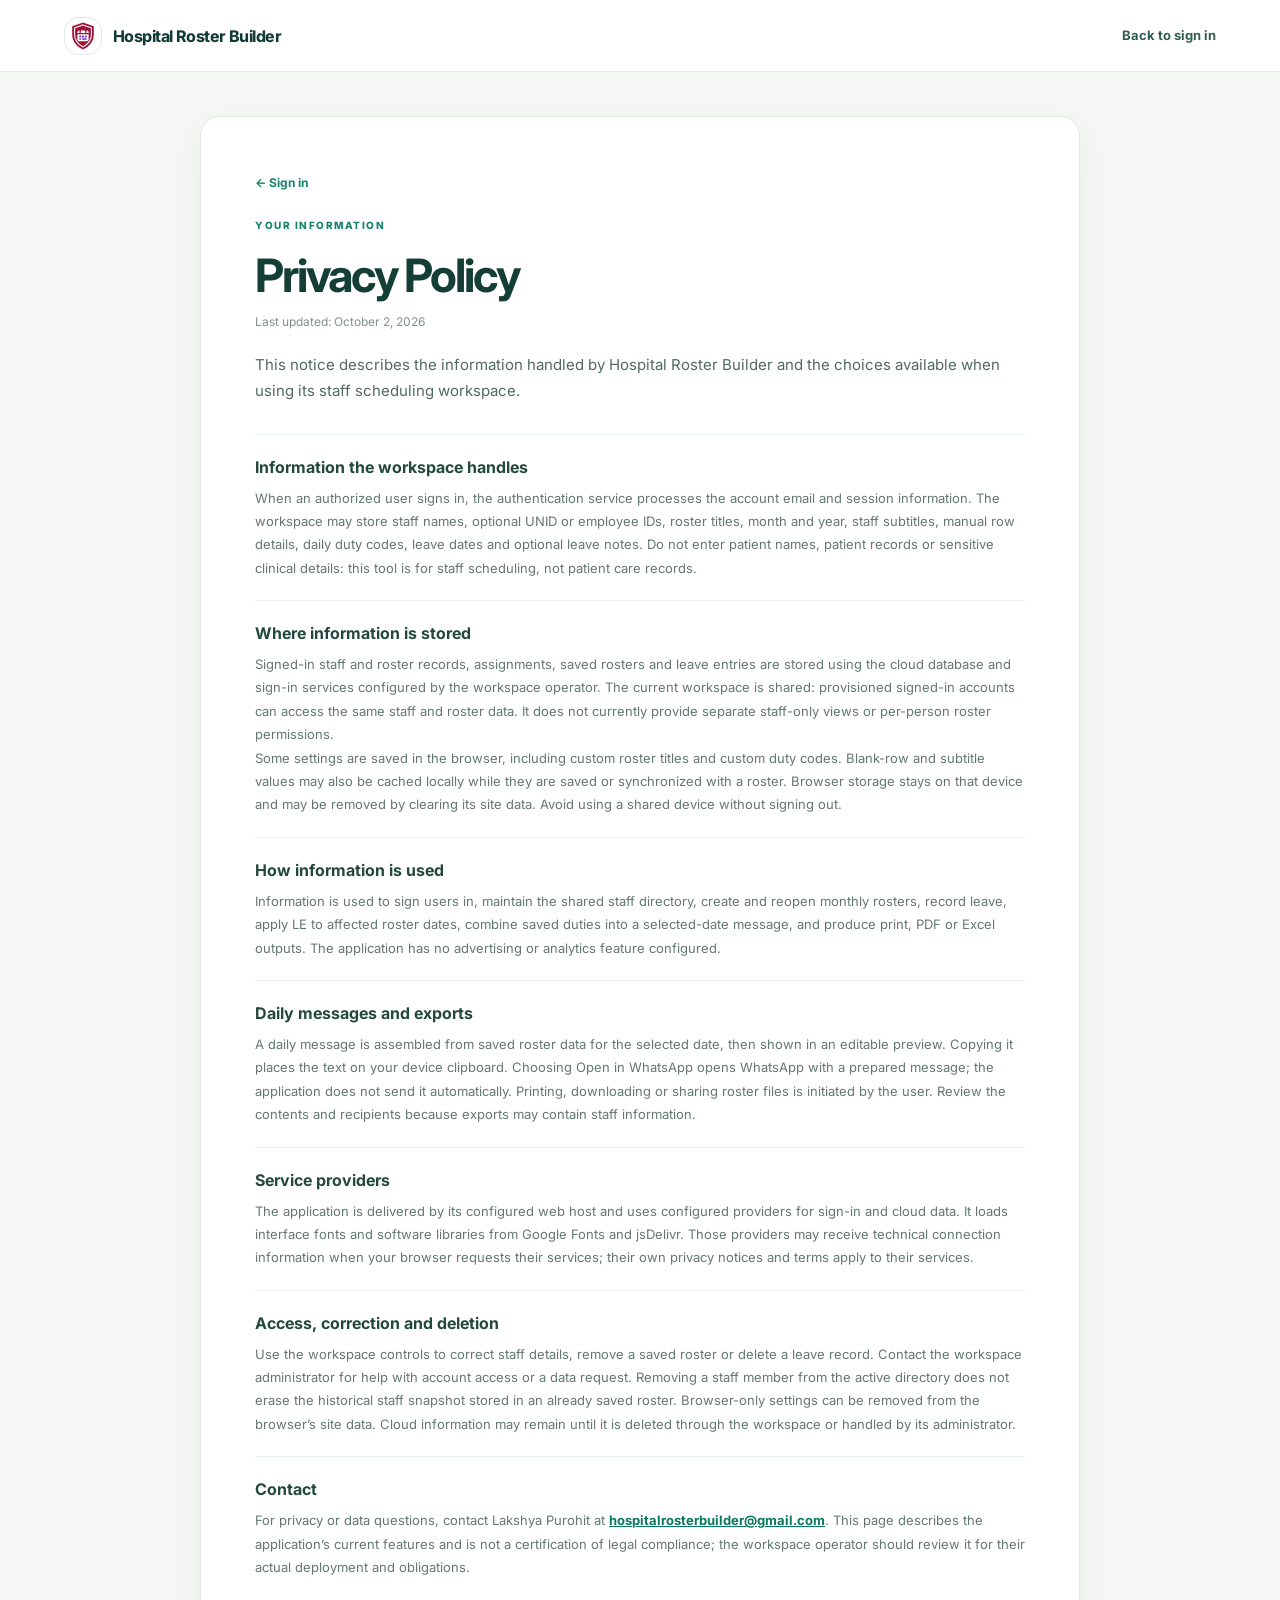
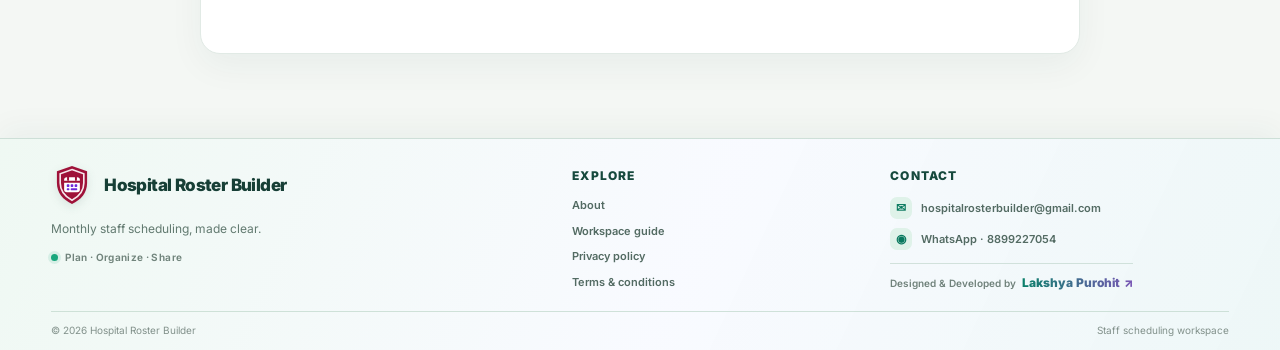
<file: privacy.html>
<!doctype html>
<html lang="en">
<head>
  <meta charset="utf-8"><meta name="viewport" content="width=device-width,initial-scale=1"><meta name="theme-color" content="#08785e">
  <meta name="description" content="Privacy information for Hospital Roster Builder, including roster, staff and leave data.">
  <title>Privacy Policy | Hospital Roster Builder</title>
  <link rel="preconnect" href="https://fonts.googleapis.com"><link rel="preconnect" href="https://fonts.gstatic.com" crossorigin>
  <link href="https://fonts.googleapis.com/css2?family=Inter:wght@400;500;600;700;800&display=swap" rel="stylesheet">
  <link rel="stylesheet" href="style.css?v=20261002-5"><link rel="icon" type="image/png" href="/icon-192.png">
  <script src="env-router.js?v=20261002-2"></script>
</head>
<body class="legal-page">
  <header class="legal-header"><a class="brand-link" href="/login"><img src="app-logo.svg" alt=""><span>Hospital Roster Builder</span></a><a class="legal-back" href="/login">Back to sign in</a></header>
  <main class="legal-main">
    <a class="legal-back-link" href="/login">← Sign in</a><span class="eyebrow">YOUR INFORMATION</span>
    <h1>Privacy Policy</h1><p class="legal-updated">Last updated: October 2, 2026</p>
    <p class="legal-lead">This notice describes the information handled by Hospital Roster Builder and the choices available when using its staff scheduling workspace.</p>
    <section class="legal-section"><h2>Information the workspace handles</h2><p>When an authorized user signs in, the authentication service processes the account email and session information. The workspace may store staff names, optional UNID or employee IDs, roster titles, month and year, staff subtitles, manual row details, daily duty codes, leave dates and optional leave notes. Do not enter patient names, patient records or sensitive clinical details: this tool is for staff scheduling, not patient care records.</p></section>
    <section class="legal-section"><h2>Where information is stored</h2><p>Signed-in staff and roster records, assignments, saved rosters and leave entries are stored using the cloud database and sign-in services configured by the workspace operator. The current workspace is shared: provisioned signed-in accounts can access the same staff and roster data. It does not currently provide separate staff-only views or per-person roster permissions.</p><p>Some settings are saved in the browser, including custom roster titles and custom duty codes. Blank-row and subtitle values may also be cached locally while they are saved or synchronized with a roster. Browser storage stays on that device and may be removed by clearing its site data. Avoid using a shared device without signing out.</p></section>
    <section class="legal-section"><h2>How information is used</h2><p>Information is used to sign users in, maintain the shared staff directory, create and reopen monthly rosters, record leave, apply LE to affected roster dates, combine saved duties into a selected-date message, and produce print, PDF or Excel outputs. The application has no advertising or analytics feature configured.</p></section>
    <section class="legal-section"><h2>Daily messages and exports</h2><p>A daily message is assembled from saved roster data for the selected date, then shown in an editable preview. Copying it places the text on your device clipboard. Choosing Open in WhatsApp opens WhatsApp with a prepared message; the application does not send it automatically. Printing, downloading or sharing roster files is initiated by the user. Review the contents and recipients because exports may contain staff information.</p></section>
    <section class="legal-section"><h2>Service providers</h2><p>The application is delivered by its configured web host and uses configured providers for sign-in and cloud data. It loads interface fonts and software libraries from Google Fonts and jsDelivr. Those providers may receive technical connection information when your browser requests their services; their own privacy notices and terms apply to their services.</p></section>
    <section class="legal-section"><h2>Access, correction and deletion</h2><p>Use the workspace controls to correct staff details, remove a saved roster or delete a leave record. Contact the workspace administrator for help with account access or a data request. Removing a staff member from the active directory does not erase the historical staff snapshot stored in an already saved roster. Browser-only settings can be removed from the browser’s site data. Cloud information may remain until it is deleted through the workspace or handled by its administrator.</p></section>
    <section class="legal-section"><h2>Contact</h2><p>For privacy or data questions, contact Lakshya Purohit at <a href="mailto:hospitalrosterbuilder@gmail.com">hospitalrosterbuilder@gmail.com</a>. This page describes the application’s current features and is not a certification of legal compliance; the workspace operator should review it for their actual deployment and obligations.</p></section>
  </main>
  <footer class="site-footer site-footer-compact">
  <div class="footer-shell">
    <section class="footer-brand-panel" aria-label="Hospital Roster Builder">
      <a class="footer-brand-mark" href="/" aria-label="Hospital Roster Builder home"><img src="/app-logo.svg" alt=""><span>Hospital Roster Builder</span></a>
      <p>Monthly staff scheduling, made clear.</p>
      <span class="footer-brand-caption"><i></i> Plan · Organize · Share</span>
    </section>
    <nav class="footer-nav" aria-label="Explore">
      <h2>Explore</h2>
      <a href="/about">About</a><a href="/guide">Workspace guide</a><a href="/privacy">Privacy policy</a><a href="/terms">Terms &amp; conditions</a>
    </nav>
    <section class="footer-connect" aria-label="Contact and developer">
      <h2>Contact</h2>
      <a href="mailto:hospitalrosterbuilder@gmail.com"><span class="footer-contact-icon" aria-hidden="true">✉</span>hospitalrosterbuilder@gmail.com</a>
      <a href="https://wa.me/918899227054" target="_blank" rel="noopener noreferrer"><span class="footer-contact-icon" aria-hidden="true">◉</span>WhatsApp · 8899227054</a>
      <p class="footer-credit"><span>Designed &amp; Developed by</span><a class="footer-developer-link" href="https://www.linkedin.com/in/lakshya-purohit-b18936376/?isSelfProfile=true" target="_blank" rel="noopener noreferrer">Lakshya Purohit <span aria-hidden="true">↗</span></a></p>
    </section>
  </div>
  <div class="site-footer-bottom"><span>© 2026 Hospital Roster Builder</span><span>Staff scheduling workspace</span></div>
</footer>
</body>
</html>
</file>
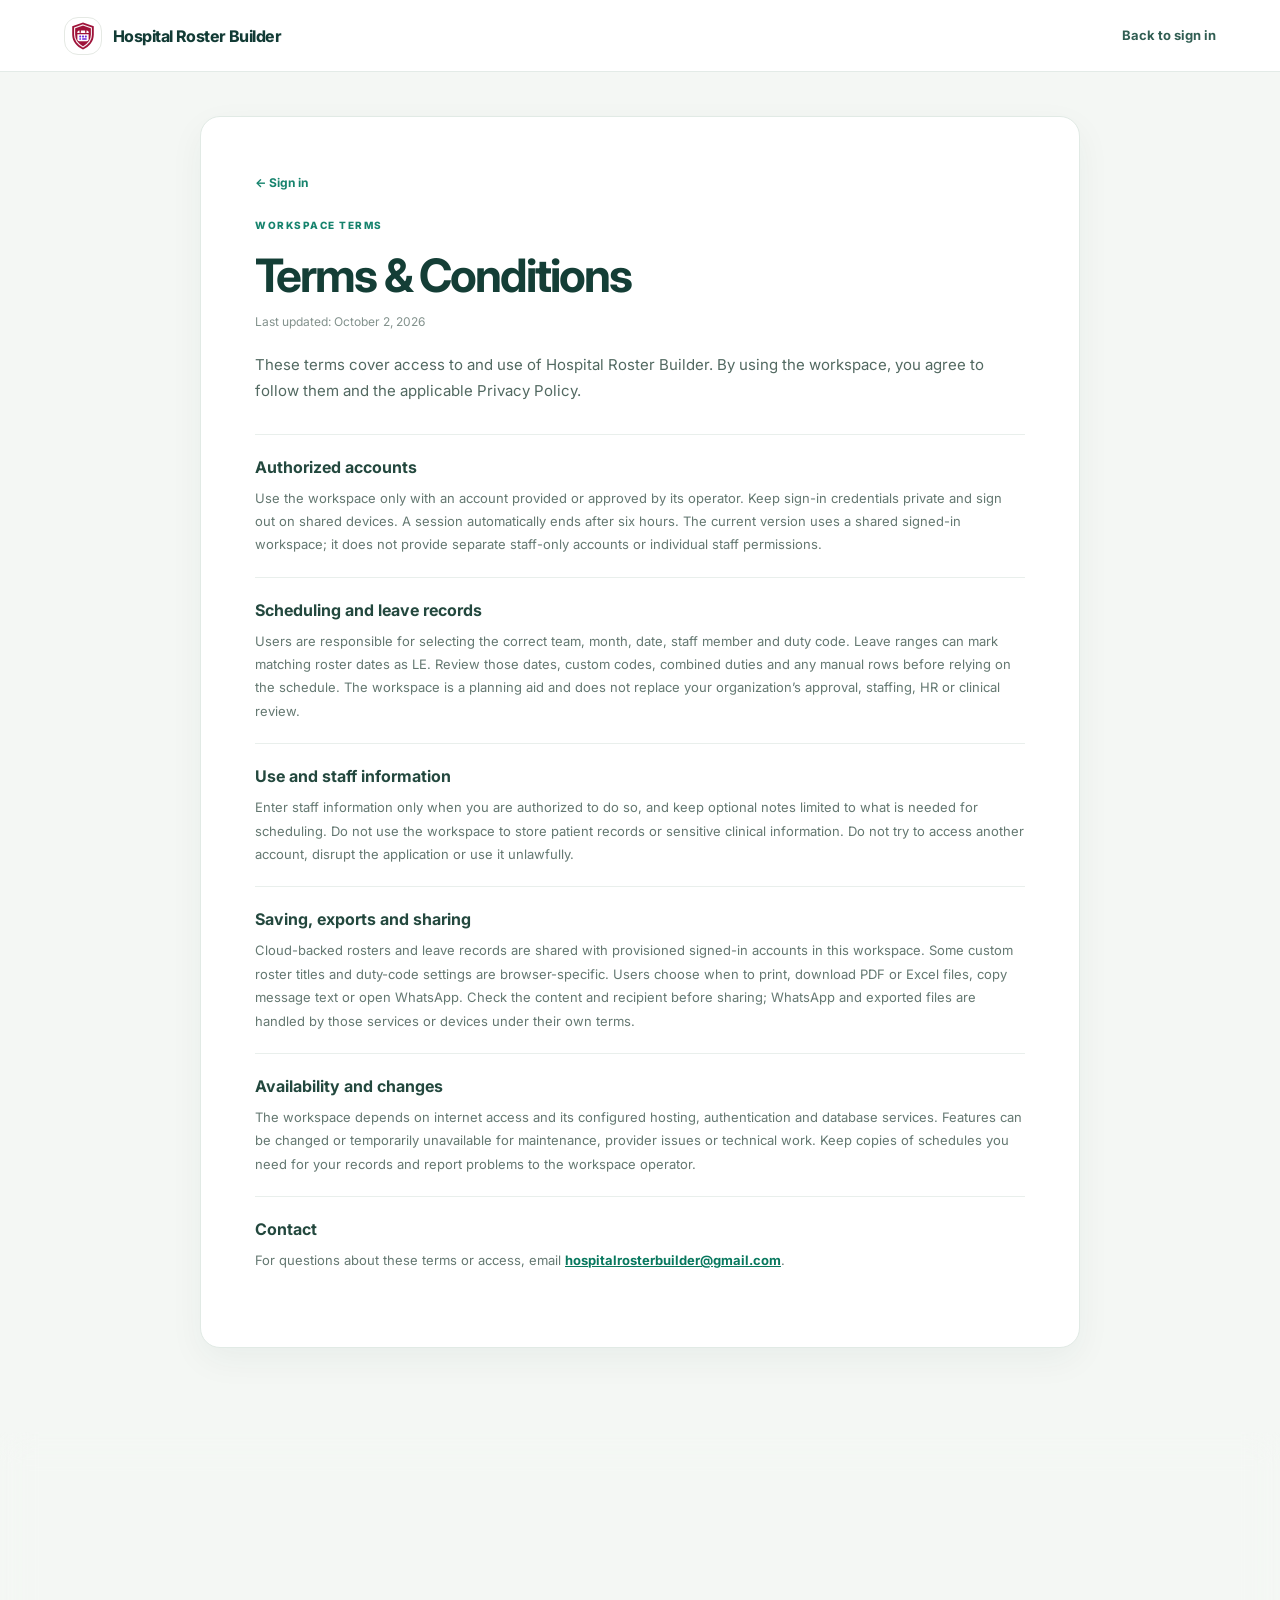
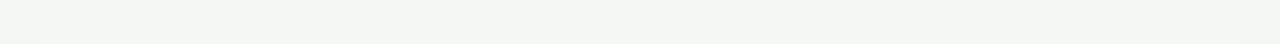
<file: terms.html>
<!doctype html>
<html lang="en">
<head>
  <meta charset="utf-8"><meta name="viewport" content="width=device-width,initial-scale=1"><meta name="theme-color" content="#08785e">
  <meta name="description" content="Terms for using the Hospital Roster Builder staff scheduling workspace.">
  <title>Terms &amp; Conditions | Hospital Roster Builder</title>
  <link rel="preconnect" href="https://fonts.googleapis.com"><link rel="preconnect" href="https://fonts.gstatic.com" crossorigin>
  <link href="https://fonts.googleapis.com/css2?family=Inter:wght@400;500;600;700;800&display=swap" rel="stylesheet">
  <link rel="stylesheet" href="style.css?v=20261002-5"><link rel="icon" type="image/png" href="/icon-192.png">
  <script src="env-router.js?v=20261002-2"></script>
</head>
<body class="legal-page">
  <header class="legal-header"><a class="brand-link" href="/login"><img src="app-logo.svg" alt=""><span>Hospital Roster Builder</span></a><a class="legal-back" href="/login">Back to sign in</a></header>
  <main class="legal-main">
    <a class="legal-back-link" href="/login">← Sign in</a><span class="eyebrow">WORKSPACE TERMS</span>
    <h1>Terms &amp; Conditions</h1><p class="legal-updated">Last updated: October 2, 2026</p>
    <p class="legal-lead">These terms cover access to and use of Hospital Roster Builder. By using the workspace, you agree to follow them and the applicable Privacy Policy.</p>
    <section class="legal-section"><h2>Authorized accounts</h2><p>Use the workspace only with an account provided or approved by its operator. Keep sign-in credentials private and sign out on shared devices. A session automatically ends after six hours. The current version uses a shared signed-in workspace; it does not provide separate staff-only accounts or individual staff permissions.</p></section>
    <section class="legal-section"><h2>Scheduling and leave records</h2><p>Users are responsible for selecting the correct team, month, date, staff member and duty code. Leave ranges can mark matching roster dates as LE. Review those dates, custom codes, combined duties and any manual rows before relying on the schedule. The workspace is a planning aid and does not replace your organization’s approval, staffing, HR or clinical review.</p></section>
    <section class="legal-section"><h2>Use and staff information</h2><p>Enter staff information only when you are authorized to do so, and keep optional notes limited to what is needed for scheduling. Do not use the workspace to store patient records or sensitive clinical information. Do not try to access another account, disrupt the application or use it unlawfully.</p></section>
    <section class="legal-section"><h2>Saving, exports and sharing</h2><p>Cloud-backed rosters and leave records are shared with provisioned signed-in accounts in this workspace. Some custom roster titles and duty-code settings are browser-specific. Users choose when to print, download PDF or Excel files, copy message text or open WhatsApp. Check the content and recipient before sharing; WhatsApp and exported files are handled by those services or devices under their own terms.</p></section>
    <section class="legal-section"><h2>Availability and changes</h2><p>The workspace depends on internet access and its configured hosting, authentication and database services. Features can be changed or temporarily unavailable for maintenance, provider issues or technical work. Keep copies of schedules you need for your records and report problems to the workspace operator.</p></section>
    <section class="legal-section"><h2>Contact</h2><p>For questions about these terms or access, email <a href="mailto:hospitalrosterbuilder@gmail.com">hospitalrosterbuilder@gmail.com</a>.</p></section>
  </main>
  <footer class="site-footer site-footer-compact">
  <div class="footer-shell">
    <section class="footer-brand-panel" aria-label="Hospital Roster Builder">
      <a class="footer-brand-mark" href="/" aria-label="Hospital Roster Builder home"><img src="/app-logo.svg" alt=""><span>Hospital Roster Builder</span></a>
      <p>Monthly staff scheduling, made clear.</p>
      <span class="footer-brand-caption"><i></i> Plan · Organize · Share</span>
    </section>
    <nav class="footer-nav" aria-label="Explore">
      <h2>Explore</h2>
      <a href="/about">About</a><a href="/guide">Workspace guide</a><a href="/privacy">Privacy policy</a><a href="/terms">Terms &amp; conditions</a>
    </nav>
    <section class="footer-connect" aria-label="Contact and developer">
      <h2>Contact</h2>
      <a href="mailto:hospitalrosterbuilder@gmail.com"><span class="footer-contact-icon" aria-hidden="true">✉</span>hospitalrosterbuilder@gmail.com</a>
      <a href="https://wa.me/918899227054" target="_blank" rel="noopener noreferrer"><span class="footer-contact-icon" aria-hidden="true">◉</span>WhatsApp · 8899227054</a>
      <p class="footer-credit"><span>Designed &amp; Developed by</span><a class="footer-developer-link" href="https://www.linkedin.com/in/lakshya-purohit-b18936376/?isSelfProfile=true" target="_blank" rel="noopener noreferrer">Lakshya Purohit <span aria-hidden="true">↗</span></a></p>
    </section>
  </div>
  <div class="site-footer-bottom"><span>© 2026 Hospital Roster Builder</span><span>Staff scheduling workspace</span></div>
</footer>
</body>
</html>
</file>
<file: style.css>
/* Hospital Roster Builder — unified interface */
:root {
  color-scheme: light;
  --green-950: #123c34;
  --green-900: #155447;
  --green-700: #16836d;
  --green-600: #1c987d;
  --green-100: #e4f3ee;
  --green-50: #f2f8f5;
  --ink: #1d313d;
  --muted: #71818b;
  --line: #dce6e2;
  --canvas: #f4f7f6;
  --white: #fff;
  --danger: #b54743;
  --danger-soft: #fff0ee;
  --shadow: 0 10px 30px rgba(23, 54, 46, .055);
  --radius: 16px;
}

* { box-sizing: border-box; }
html { min-width: 320px; background: var(--canvas); scroll-behavior: smooth; }
body, button, input, select, textarea { font-family: Inter, -apple-system, BlinkMacSystemFont, "Segoe UI", sans-serif; }
body { margin: 0; color: var(--ink); background: var(--canvas); font-size: 14px; line-height: 1.5; }
body > * { min-width: 0; }
button, input, select { font-size: inherit; }
button { cursor: pointer; }
a { color: var(--green-700); }
button:focus-visible, a:focus-visible, input:focus-visible, select:focus-visible {
  outline: 3px solid rgba(28, 152, 125, .3); outline-offset: 2px;
}
[hidden] { display: none !important; }

/* Shared header and navigation */
.app-header, .site-header {
  min-height: 72px; width: 100%; padding: 12px clamp(16px, 3vw, 42px); display: flex;
  align-items: center; justify-content: space-between; gap: 16px; background: var(--white);
  border-bottom: 1px solid var(--line); position: sticky; top: 0; z-index: 100;
}
.brand-link { display: inline-flex; align-items: center; gap: 11px; color: var(--green-950); text-decoration: none; font-size: 17px; font-weight: 750; letter-spacing: -.025em; }
.brand-link img { display: block; width: 42px; height: 42px; object-fit: contain; }
.header-left, .header-right, .site-header-tools { display: flex; align-items: center; gap: 14px; min-width: 0; }
.header-datetime { padding: 7px 11px; border: 1px solid var(--line); border-radius: 999px; color: #536771; background: #f7faf9; font-size: 12px; white-space: nowrap; }
.hamburger-btn { display: none; min-height: 40px; padding: 0 13px; border: 0; border-radius: 9px; color: white; background: var(--green-900); font-weight: 650; }
.sidebar-backdrop { display: none; }
.sidebar-drawer {
  position: sticky; top: 72px; z-index: 90; width: 100%; min-height: 54px; display: flex;
  align-items: center; gap: 16px; padding: 5px clamp(16px,3vw,42px); border-bottom: 1px solid var(--line); background: white;
}
.drawer-top { display: none; }
.main-nav { width: auto; max-width: 1720px; flex: 1; display: flex; align-items: center; gap: 6px; margin: 0 auto; }
.main-nav a { text-decoration: none; color: #536771; font-size: 13px; font-weight: 620; padding: 9px 13px; border-radius: 9px; transition: color .16s, background .16s; }
.main-nav a:hover { color: var(--green-950); background: var(--green-50); }
.main-nav a.active,
body[data-page="dashboard"] .main-nav a[href="/"],
body[data-page="staff"] .main-nav a[href="/staff"],
body[data-page="roster"] .main-nav a[href="/roster"],
body[data-page="history"] .main-nav a[href="/history"],
body[data-page="staff-leave"] .main-nav a[href="/staff-leave"],
body[data-page="about"] .main-nav a[href="/about"] { color: var(--green-950); background: var(--green-100); }
.nav-logout { min-height: 38px; margin-left: auto; padding: 0 14px; border: 1px solid #efd6d3; border-radius: 9px; background: white; color: var(--danger); font-weight: 650; }
.nav-logout:hover { background: var(--danger-soft); }

/* Main pages and cards */
.container, main, .multi-page-container { width: min(100% - 40px, 1720px); max-width: 1720px; margin: 0 auto; }
.multi-page-container { min-height: calc(100vh - 160px); padding: 32px 0 48px; }
.page-intro { margin: 0 0 22px; }
.page-intro h1 { margin: 0 0 6px; color: var(--green-950); font-size: clamp(26px, 3vw, 36px); line-height: 1.15; letter-spacing: -.045em; }
.page-intro p { margin: 0; color: var(--muted); font-size: 14px; }
.card { margin: 0 0 18px; padding: clamp(19px, 2.2vw, 30px); border: 1px solid var(--line); border-radius: var(--radius); background: var(--white); box-shadow: var(--shadow); }
.card h1, .card h2, .card h3 { color: var(--green-950); }
.card h1 { font-size: 30px; letter-spacing: -.04em; }
.card h2 { font-size: 21px; letter-spacing: -.025em; }
.muted { color: var(--muted); }
.font-subheading { font-size: 16px; }
.section-head { display: flex; justify-content: space-between; align-items: center; gap: 14px; margin-bottom: 18px; }
.section-head h2 { margin: 0; }
.section-head > span { flex: 0 0 auto; padding: 6px 11px; border-radius: 999px; background: var(--green-100); color: var(--green-950); font-size: 12px; font-weight: 700; }
.eyebrow { display: block; margin-bottom: 4px; color: var(--green-700); font-size: 10px; font-weight: 800; letter-spacing: .12em; }
.row { display: flex; align-items: end; flex-wrap: wrap; gap: 11px; }
label { display: grid; gap: 6px; color: #526671; font-size: 12px; font-weight: 650; }
input, select, textarea { min-width: 0; min-height: 44px; padding: 10px 12px; border: 1px solid #cbd9d5; border-radius: 9px; background: #fff; color: var(--ink); }
input::placeholder { color: #98a5aa; }
input:focus, select:focus, textarea:focus { border-color: var(--green-600); outline: 3px solid rgba(28,152,125,.12); }
button, .button { min-height: 42px; padding: 0 15px; border: 1px solid transparent; border-radius: 9px; background: var(--green-700); color: white; font-weight: 680; transition: background .16s, transform .16s, border-color .16s; }
button:hover, .button:hover { background: var(--green-900); }
button:active { transform: translateY(1px); }
button.secondary { color: #425761; background: #fff; border-color: #cbd9d5; }
button.secondary:hover { color: var(--green-950); background: var(--green-50); border-color: #9dbeb4; }
button.danger { color: var(--danger); background: #fff; border-color: #eed2cf; }
button.danger:hover { background: var(--danger-soft); }
.compact-btn { min-height: 34px; padding: 0 10px; font-size: 12px; }
.primary { background: var(--green-700); color: white; }
.table-scroll { max-width: 100%; overflow: auto; border: 1px solid var(--line); border-radius: 11px; }
.compact { max-height: 560px; }
table { width: 100%; border-collapse: collapse; }
th, td { padding: 12px 14px; border-bottom: 1px solid #e8efec; text-align: left; }
th { background: #f4f8f6; color: #546974; font-size: 11px; text-transform: uppercase; letter-spacing: .05em; }
tbody tr:last-child td { border-bottom: 0; }
tbody tr:hover { background: #fbfdfc; }
.table-scroll table { min-width: 560px; }
.table-scroll th:first-child, .table-scroll td:first-child { width: 56px; }
.table-scroll td button { min-height: 34px; }
.empty-state { padding: 28px; text-align: center; color: var(--muted); }
body > footer, footer { padding: 18px 20px 26px; color: #839197; text-align: center; font-size: 11px; }
footer p { margin: 3px; }
footer a { color: var(--green-700); }

/* Dashboard */
.dashboard-hero { padding: clamp(28px, 5vw, 60px); }
.dashboard-hero h1 { margin: 0 0 7px; }
.dashboard-hero > .muted { margin: 0; }
.dashboard-grid { display: grid; grid-template-columns: repeat(3, minmax(0,1fr)); gap: 16px; margin-top: 30px; }
.dash-card { min-height: 164px; display: flex; flex-direction: column; justify-content: space-between; gap: 14px; padding: 23px; border: 1px solid var(--line); border-radius: 14px; color: var(--ink); text-decoration: none; background: #fff; transition: transform .16s, border-color .16s, box-shadow .16s; }
.dash-card:hover { transform: translateY(-3px); border-color: #a8cbbf; box-shadow: var(--shadow); }
.dash-card strong { color: var(--green-900); font-size: 18px; }
.dash-card span { color: var(--muted); line-height: 1.6; }

/* Staff and history tables */
body[data-page="staff"] #staffName { width: min(320px, 100%); }
body[data-page="staff"] #staffId { width: min(230px, 100%); }
.staff-field { min-width: 210px; }
.optional-label { display: inline; margin-left: 4px; color: #92a0a4; font-size: 10px; font-weight: 500; }
#emptyStaff { margin: 18px 0; padding: 12px 14px; border-radius: 9px; background: #f6f9f8; }
body[data-page="history"] .muted { margin-top: -4px; margin-bottom: 18px; }

/* Staff leave log */
.staff-leave-page { width:calc(100% - 48px); max-width:none; }
.leave-entry-card,.leave-history-card { padding:clamp(18px,2.2vw,30px); }
.leave-entry-card .section-head p,.leave-history-card .section-head p { margin:5px 0 0; font-size:12px; }
.leave-entry-form { display:grid; grid-template-columns:minmax(260px,1.25fr) repeat(2,minmax(190px,1fr)); align-items:end; gap:16px 18px; }
.leave-entry-form label { min-width:0; }
.leave-entry-form input,.leave-entry-form select { width:100%; min-height:43px; }
.leave-field-hint { display:block; margin-top:5px; color:var(--muted); font-size:10px; font-weight:500; }
.leave-note-field .optional-label { margin-left:3px; }
.leave-note-field { grid-column:span 2; }
.leave-submit-wrap { grid-column:3; grid-row:2; display:flex; align-items:center; justify-content:flex-end; min-height:43px; }
.leave-submit-wrap button { min-width:120px; min-height:43px; }
.leave-form-status { grid-column:1/-1; margin:0; min-height:0; font-size:12px; line-height:1.45; white-space:normal; }
.leave-setup-notice { margin:18px 0 0; padding:12px 14px; border:1px solid #ead7a3; border-radius:10px; background:#fff9e9; color:#745b22; font-size:12px; }
.leave-table-scroll { max-height:600px; }
.leave-history-actions { display:flex; align-items:center; gap:9px; }
.staff-leave-table { width:100%; min-width:1040px; table-layout:fixed; }
.staff-leave-table th:first-child,.staff-leave-table td:first-child { width:4%; }
.staff-leave-table th:nth-child(2),.staff-leave-table td:nth-child(2) { width:19%; }
.staff-leave-table th:nth-child(3),.staff-leave-table td:nth-child(3) { width:10%; }
.staff-leave-table th:nth-child(4),.staff-leave-table td:nth-child(4),
.staff-leave-table th:nth-child(5),.staff-leave-table td:nth-child(5) { width:14%; }
.staff-leave-table th:nth-child(6),.staff-leave-table td:nth-child(6) { width:6%; }
.staff-leave-table th:nth-child(7),.staff-leave-table td:nth-child(7) { width:23%; }
.staff-leave-table th:last-child,.staff-leave-table td:last-child { width:10%; }
.staff-leave-table td:nth-child(4),.staff-leave-table td:nth-child(5),.staff-leave-table td:nth-child(6) { white-space:nowrap; }
.leave-note-cell { color:var(--muted); overflow-wrap:anywhere; }
.leave-empty-cell { padding:32px!important; text-align:center!important; color:var(--muted); }
.leave-duty-cell { background:#e8f4ee!important; border-color:#b5d7c7!important; color:#0e624e!important; cursor:not-allowed; font-weight:800!important; opacity:1!important; }
.system-code-label { margin-left:4px; color:#71877d; font-size:9px; font-weight:600; }

/* Roster controls */
.controls { position: relative; z-index: 10; padding: 20px 22px; overflow: visible; }
.controls-unified-row { display: grid; grid-template-columns: minmax(250px,1fr) minmax(140px,170px) minmax(90px,110px) auto auto; align-items: end; gap: 13px; }
.title-label-wrap, .ctrl-month-label, .ctrl-year-label { min-width: 0; }
.title-dropdown-wrap { position: relative; min-width: 0; }
.title-dropdown-btn { width: 100%; min-width: 0; display: flex; justify-content: space-between; align-items: center; gap: 10px; padding: 0 14px; color: var(--green-950); background: #fff; border: 1px solid #cbd9d5; text-align: left; }
.title-dropdown-value { overflow: hidden; text-overflow: ellipsis; white-space: nowrap; }
.title-dropdown-arrow { flex: 0 0 auto; color: #71818b; }
.ctrl-month-label select, .ctrl-year-label input { width: 100%; }
.ctrl-year-label input { appearance: textfield; }
.ctrl-action-btn, .duty-codes-trigger { min-height: 44px; align-self: end; white-space: nowrap; }
.btn-select-staff { display: inline-flex; align-items: center; justify-content: center; gap: 9px; padding: 0 15px; }
.staff-badge { min-width: 24px; padding: 1px 7px; border-radius: 999px; background: rgba(255,255,255,.2); font-size: 12px; }
.duty-codes-wrap { position: relative; }
.duty-codes-trigger { display: flex; align-items: center; gap: 8px; padding: 0 13px; color: #425761; background: #fff; border-color: #cbd9d5; }
.duty-codes-trigger:hover { color: var(--green-950); background: var(--green-50); }
.duty-codes-panel, .title-dropdown-menu { display: none !important; }
.title-dropdown-portal, .duty-codes-portal { display: none; position: fixed; z-index: 999999; max-height: min(430px, 72vh); overflow: auto; padding: 7px; border: 1px solid var(--line); border-radius: 12px; background: #fff; box-shadow: 0 16px 40px rgba(16, 48, 40, .17); }
.title-opt { min-height: 40px; display: flex; align-items: center; gap: 10px; padding: 8px 10px; border-radius: 7px; color: var(--ink); cursor: pointer; }
.title-opt:hover, .title-opt.is-active { background: var(--green-50); color: var(--green-950); }
.title-opt-text { flex: 1; overflow: hidden; text-overflow: ellipsis; white-space: nowrap; }
.title-opt-check { color: var(--green-700); }
.title-opt-del, .duty-opt-del { min-height: 30px; width: 32px; padding: 0; color: var(--danger); background: transparent; border: 0; }
.title-opt-divider { height: 1px; margin: 6px 2px; background: var(--line); }
.title-opt-action { color: var(--green-900); }
.duty-portal-header { display: flex; justify-content: space-between; align-items: center; gap: 14px; padding: 7px 8px 12px; border-bottom: 1px solid var(--line); }
.duty-portal-title { font-weight: 720; color: var(--green-950); }
.duty-portal-list { display: grid; gap: 3px; padding-top: 6px; }
.duty-opt { min-height: 40px; display: flex; align-items: center; gap: 12px; padding: 4px 8px; border-radius: 7px; }
.duty-opt:hover { background: var(--green-50); }
.duty-opt-code { width: 40px; color: var(--green-900); font-weight: 750; }
.duty-opt-name { flex: 1; color: #5b6e77; }
.duty-portal-empty { padding: 12px; color: var(--muted); }

/* Roster worksheet and actions */
.roster-card { padding: clamp(15px, 2vw, 27px); overflow: hidden; }
.toolbar { display: flex; flex-wrap: wrap; align-items: center; gap: 8px; padding-bottom: 15px; margin-bottom: 16px; border-bottom: 1px solid #e8efec; }
.toolbar > button { min-height: 40px; padding: 0 13px; font-size: 12px; }
.toolbar > button:first-child { background: var(--green-900); }
.daily-message-page { width:calc(100% - 48px); max-width:1600px; }
.daily-message-intro { margin:0 0 18px; }
.daily-message-intro h1 { margin:0; color:var(--green-950); font-size:clamp(25px,3vw,36px); }
.daily-message-card { padding:clamp(18px,3vw,30px); }
.daily-message-controls { display:flex; align-items:flex-end; gap:12px; flex-wrap:wrap; }
.daily-message-controls label { display:grid; gap:7px; min-width:min(270px,100%); color:#455e66; font-size:12px; font-weight:700; }
.daily-message-controls input { min-height:42px; padding:8px 11px; }
.daily-message-help { margin:10px 0 22px; color:var(--muted); font-size:12px; line-height:1.5; }
.daily-preview-label { display:block; margin-bottom:8px; color:#455e66; font-size:12px; font-weight:750; }
.daily-message-preview { width:100%; min-height:340px; padding:16px; border-color:#d4e2dc; background:#fbfdfc; color:#183a32; font-family:inherit; font-size:14px; line-height:1.7; white-space:pre-wrap; resize:vertical; }
.daily-message-actions { display:flex; align-items:center; gap:10px; flex-wrap:wrap; margin-top:14px; }
.daily-message-actions .save-status { margin-left:auto; }
.daily-message-actions button:disabled { opacity:.5; cursor:not-allowed; }
.zoom-controls { display: flex; align-items: center; gap: 5px; margin-left: auto; padding: 4px; border: 1px solid var(--line); border-radius: 9px; background: #f6f9f8; }
.zoom-controls button { min-width: 34px; min-height: 32px; padding: 0 6px; }
.zoom-controls span { min-width: 48px; text-align: center; font-weight: 700; color: var(--green-950); }
.save-status { color: var(--muted); font-size: 11px; white-space: nowrap; }
.hospital-header { display: flex; justify-content: center; align-items: center; gap: 18px; padding: 12px 0 20px; text-align: center; }
.hospital-header img { width: 68px; height: 68px; object-fit: contain; }
.hospital-header h2 { margin: 0 0 4px; color: #183a4b; font-size: clamp(17px,2vw,24px); letter-spacing: -.025em; text-transform: uppercase; }
.hospital-header h3 { margin: 2px 0; color: var(--green-900); font-size: clamp(15px,1.55vw,20px); }
.hospital-header p { margin: 0; color: var(--muted); font-size: 12px; }
.roster-scroll { max-width: 100%; width: 100%; overflow: auto; border: 1px solid #d5e1dd; border-radius: 11px; background: white; scrollbar-color: #9cbcb2 #edf3f1; }
.roster-scroll::-webkit-scrollbar { width: 11px; height: 11px; }
.roster-scroll::-webkit-scrollbar-track { background: #edf3f1; border-radius: 8px; }
.roster-scroll::-webkit-scrollbar-thumb { background: #9cbcb2; border: 3px solid #edf3f1; border-radius: 8px; }
.roster { width: max-content; min-width: 100%; table-layout: fixed; border-collapse: separate; border-spacing: 0; }
.roster th, .roster td { height: 44px; padding: 4px; border-right: 1px solid #dce6e2; border-bottom: 1px solid #dce6e2; text-align: center; white-space: nowrap; }
.roster th { position: sticky; top: 0; z-index: 2; background: #eff5f2; color: #475e68; font-size: 11px; letter-spacing: 0; text-transform: none; }
.roster th:first-child, .roster td:first-child { position: sticky; left: 0; z-index: 4; width: 42px; background: #f7faf9; }
.roster td.roster-order-cell { position:sticky; left:0; z-index:5; }
.roster-order-cell { white-space:nowrap; cursor:grab; }
.roster-order-cell:active { cursor:grabbing; }
.roster th.name, .roster td.name { position: sticky; left: 42px; z-index: 4; width: 240px; min-width: 240px; background: #fff; box-shadow: 3px 0 6px rgba(24,55,47,.06); }
.roster th.name { z-index: 6; background: #eff5f2; }
.roster th:first-child { z-index: 6; background: #eff5f2; }
.roster th.idcol, .roster td:nth-child(3) { width: 100px; min-width: 100px; }
.roster th.date, .roster td:nth-child(n+4) { width: 48px; min-width: 48px; }
.roster th.date .date-number,.roster th.date .date-weekday { display:block; }
.roster th.sun, .roster td.sun { background: #fff4f0; }
.roster tbody tr:hover td { background-color: #f8fbfa; }
.roster tbody tr:hover td.sun { background-color: #fff2ee; }
.roster td input { width: 40px; min-width: 36px; min-height: 34px; padding: 3px 2px; border-color: transparent; border-radius: 6px; text-align: center; font-size: 12px; font-weight: 700; text-transform: uppercase; }
.roster td input:focus { border-color: var(--green-600); background: #f2faf7; }
.roster .name { text-align: left; }
.roster .staff-name-cell { display: flex; justify-content: space-between; align-items: center; gap: 8px; }
.roster .staff-name-cell > span { overflow: hidden; text-overflow: ellipsis; font-size: 12px; font-weight: 650; }
.roster .staff-name-block { display:flex; min-width:0; flex:1; flex-direction:column; align-items:flex-start; gap:1px; }
.roster .staff-name-block .staff-name-text { max-width:100%; overflow:hidden; text-overflow:ellipsis; font-size:12px; font-weight:700; }
.roster .staff-subtitle-input { width:100%; min-height:20px; padding:1px 3px; border:1px solid transparent; border-radius:4px; color:#6f8180; font-size:10px; font-weight:500; text-align:left; }
.roster .staff-subtitle-input::placeholder { color:#98a8a5; }
.roster .staff-subtitle-input:focus { border-color:var(--green-600); background:#f2faf7; }
.roster .staff-subtitle-print { display:none; max-width:100%; overflow:hidden; color:#586d70; font-size:9px; font-weight:500; text-overflow:ellipsis; }
.roster td.name[data-staff-uid] { cursor:pointer; }
.roster td.name[data-staff-uid]:focus-visible { outline:2px solid var(--green-600); outline-offset:-2px; }
.row-remove-btn { flex: 0 0 auto; min-height: 26px; width: 27px; padding: 0; border: 1px solid #f0d9d6; background: white; color: var(--danger); }
.empty-staff-state { min-height: 250px; display: flex; flex-direction: column; justify-content: center; align-items: center; padding: 28px 18px; text-align: center; white-space: normal; }
.empty-state-icon { margin-bottom: 8px; font-size: 32px; }
.empty-staff-state h3 { margin: 0 0 5px; color: var(--green-950); font-size: 20px; }
.empty-staff-state p { max-width: 540px; margin: 0 0 17px; color: var(--muted); line-height: 1.55; }
.print-legend { min-height: 30px; padding: 10px 2px; color: #536771; font-size: 11px; }
.signature-row { display: flex; justify-content: space-around; gap: 30px; padding: 28px 5% 12px; }
.signature-box { width: 230px; text-align: center; color: #405761; font-size: 11px; }
.signature-line { height: 1px; margin-bottom: 8px; background: #71818b; }

/* Staff picker */
.modal-overlay { position: fixed; inset: 0; z-index: 5000; display: none; align-items: center; justify-content: center; padding: 18px; background: rgba(13, 38, 32, .48); backdrop-filter: blur(3px); }
.modal-overlay.active { display: flex; }
.modal-container { width: min(640px, 100%); max-height: min(760px, 92vh); display: flex; flex-direction: column; overflow: hidden; border: 1px solid var(--line); border-radius: 17px; background: white; box-shadow: 0 26px 70px rgba(14,45,37,.22); }
.modal-header { display: flex; justify-content: space-between; gap: 14px; padding: 21px 23px 15px; border-bottom: 1px solid #e9efed; }
.modal-header h2 { margin: 0 0 4px; color: var(--green-950); font-size: 20px; }
.modal-subtitle { margin: 0; color: var(--muted); font-size: 12px; }
.modal-close-btn { width: 36px; min-height: 36px; padding: 0; color: #61737b; background: #f2f6f5; border: 0; border-radius: 9px; font-size: 22px; }
.modal-toolbar { padding: 14px 20px; border-bottom: 1px solid #e9efed; }
.modal-search-box { display: flex; align-items: center; gap: 9px; padding: 0 10px; border: 1px solid #d5e1dd; border-radius: 9px; }
.modal-search-box input { flex: 1; border: 0; outline: 0; box-shadow: none; }
.modal-search-box:focus-within { border-color: var(--green-600); box-shadow: 0 0 0 3px rgba(28,152,125,.12); }
.modal-keyboard-hint { margin:7px 1px 0; color:#71827d; font-size:10px; line-height:1.4; }
.modal-staff-item:focus-within { outline:2px solid var(--green-600); outline-offset:-2px; background:#f2faf6; }
.modal-staff-item input[type="checkbox"]:focus-visible { outline:2px solid var(--green-600); outline-offset:3px; }
.search-svg { flex: 0 0 auto; color: #85959b; }
.search-clear-btn { min-height: 30px; padding: 0 7px; border: 0; color: #687a83; background: transparent; }
.modal-action-row { display: flex; justify-content: space-between; align-items: center; flex-wrap: wrap; gap: 10px; margin-top: 11px; }
.modal-bulk-btns { display: flex; gap: 7px; }
.modal-counter-badge { color: var(--green-900); font-size: 12px; font-weight: 700; }
.modal-staff-container { min-height: 120px; flex: 1; overflow: auto; padding: 8px 14px; }
.modal-staff-item { display: flex; align-items: center; gap: 12px; padding: 11px; border: 1px solid transparent; border-radius: 9px; cursor: pointer; }
.modal-staff-item:hover { background: #f7faf9; }
.modal-staff-item.is-selected { border-color: #cae4da; background: #eff8f4; }
.modal-staff-item input { width: 18px; min-height: 18px; accent-color: var(--green-700); }
.staff-info { display: grid; gap: 1px; flex: 1; }
.staff-name-text { color: var(--ink); font-weight: 650; }
.staff-unid-tag { color: var(--muted); font-size: 11px; }
.modal-sel-order { min-width: 27px; padding: 3px 7px; border-radius: 999px; color: var(--green-900); background: #d9eee5; text-align: center; font-size: 11px; font-weight: 750; }
.modal-empty-state { padding: 38px 12px; color: var(--muted); text-align: center; }
.modal-footer { display: flex; justify-content: flex-end; gap: 9px; padding: 14px 20px; border-top: 1px solid #e9efed; }

/* About page */
.about-hero h1 { margin: 0 0 7px; font-size: clamp(26px,3vw,36px); letter-spacing: -.04em; }
.about-hero > p { margin: 0 0 24px; }
.about-grid { display: grid; grid-template-columns: minmax(0,1.2fr) minmax(280px,.8fr); gap: 16px; }
.about-card { padding: 22px; border: 1px solid var(--line); border-radius: 13px; background: #fbfdfc; }
.about-card h3 { margin: 0 0 14px; color: var(--green-900); font-size: 17px; }
.about-card ul { display: grid; gap: 13px; padding-left: 20px; color: #596d76; line-height: 1.6; }
.admin-profile { display: grid; gap: 3px; margin: 18px 0; }
.designation { color: var(--muted); font-size: 12px; }
.admin-contact-icons { display: flex; gap: 10px; }
.contact-icon { width: 42px; height: 42px; display: grid; place-items: center; border-radius: 10px; background: var(--green-100); color: var(--green-900); }
.contact-icon svg { width: 20px; height: 20px; }

/* Login and password setup */
.hrb-login-page { min-height: 100vh; background: #f2f6f4; }
.login-topbar { min-height: 72px; display: flex; justify-content: space-between; align-items: center; padding: 12px clamp(18px,4vw,56px); border-bottom: 1px solid var(--line); background: white; }
.login-topbar .brand-link { font-size: 15px; }
.login-topbar .brand-link img { width: 38px; height: 38px; }
.install-app-btn { min-height: 40px; display: inline-flex; align-items: center; justify-content: center; gap: 8px; padding: 0 14px; color: var(--green-950); background: #edf7f2; border: 1px solid #c6e3d7; border-radius: 9px; font-size: 12px; font-weight: 700; }
.install-app-btn:hover { background: #deefe7; }
.install-app-btn svg { width: 17px; height: 17px; fill: none; stroke: currentColor; }
.hrb-login-layout { width: min(1120px, calc(100% - 36px)); min-height: min(680px, calc(100vh - 130px)); display: grid; grid-template-columns: 1.05fr .95fr; margin: 28px auto; overflow: hidden; border: 1px solid var(--line); border-radius: 20px; background: white; box-shadow: 0 22px 65px rgba(20,58,47,.1); }
.hrb-login-brand { display: flex; align-items: center; padding: clamp(30px,5vw,70px); color: white; background: linear-gradient(145deg,#164f44,#137b65); }
.hrb-brand-content { max-width: 440px; }
.hrb-brand-lockup { display: flex; align-items: center; gap: 13px; }
.hrb-brand-lockup img { width: 54px; height: 54px; object-fit: contain; }
.hrb-brand-lockup strong, .hrb-brand-lockup span { display: block; letter-spacing: .06em; }
.hrb-brand-lockup strong { font-size: 15px; }
.hrb-brand-lockup span { color: #a9dfca; font-size: 13px; font-weight: 700; }
.hrb-tag, .hrb-welcome { margin: 44px 0 13px; color: #a9dfca; font-size: 10px; font-weight: 800; letter-spacing: .18em; }
.hrb-login-brand h1 { margin: 0; color: white; font-size: clamp(33px,4.4vw,52px); line-height: 1.06; letter-spacing: -.055em; }
.hrb-login-brand h1 em { color: #7de0b9; font-style: normal; }
.hrb-copy { max-width: 390px; margin: 18px 0 30px; color: rgba(255,255,255,.79); font-size: 14px; line-height: 1.7; }
.hrb-by { color: rgba(255,255,255,.72); font-size: 12px; }
.hrb-login-form-side { display: grid; place-items: center; padding: clamp(22px,4vw,52px); }
.hrb-login-card { width: min(390px,100%); }
.hrb-mobile-logo { display: none; }
.hrb-login-card .hrb-welcome { margin: 0 0 7px; color: var(--green-700); }
.hrb-login-card h2 { margin: 0 0 6px; color: var(--ink); font-size: 27px; letter-spacing: -.04em; }
.hrb-sub { margin: 0 0 23px; color: var(--muted); font-size: 13px; }
.hrb-login-card form { display: grid; gap: 8px; }
.hrb-login-card form label { margin-top: 5px; color: #40545e; font-size: 12px; }
.hrb-field { min-height: 48px; display: flex; align-items: center; gap: 10px; padding: 0 12px; border: 1px solid #d5e0dc; border-radius: 9px; background: white; color: #87969b; }
.hrb-field:focus-within { border-color: var(--green-600); box-shadow: 0 0 0 3px rgba(28,152,125,.11); }
.hrb-field input { width: 100%; min-height: 44px; padding: 0; border: 0; outline: 0; box-shadow: none; }
.hrb-field button { min-height: 32px; padding: 0 8px; color: var(--green-700); background: transparent; border: 0; font-size: 12px; }
.hrb-submit { width: 100%; min-height: 48px; margin-top: 12px; border-radius: 9px; background: var(--green-700); }
.hrb-error { min-height: 18px; margin: 2px 0; color: var(--danger); font-size: 12px; }
.hrb-secure { margin-top: 24px; padding-top: 17px; border-top: 1px solid #e8efec; color: #708189; text-align: center; font-size: 11px; }
.hrb-admin { margin: 14px 0 0; color: #87969b; text-align: center; font-size: 11px; }
.hrb-admin strong { color: #9b692b; }
.hrb-login-footer { padding: 3px 18px 19px; }

/* Mobile layouts */
@media (max-width: 980px) {
  .controls-unified-row { grid-template-columns: minmax(210px,1fr) minmax(125px,160px) 100px auto; }
  .duty-codes-wrap { grid-column: 4; }
  .dashboard-grid { grid-template-columns: repeat(2,minmax(0,1fr)); }
}
@media (max-width: 760px) {
  body { overflow-x: hidden; }
  .app-header, .site-header { min-height: 62px; padding: 9px 14px; }
  .brand-link { gap: 8px; font-size: 14px; }
  .brand-link img { width: 36px; height: 36px; }
  .header-datetime { display: none; }
  .hamburger-btn { display: inline-flex; align-items: center; }
  .sidebar-backdrop { display: block; position: fixed; inset: 0; z-index: 200; background: rgba(15,40,34,.44); opacity: 0; pointer-events: none; transition: opacity .2s; }
  body.sidebar-open .sidebar-backdrop { opacity: 1; pointer-events: auto; }
  body.sidebar-open { overflow: hidden; }
  .sidebar-drawer { position: fixed; inset: 0 0 0 auto; z-index: 300; width: min(340px,88vw); min-height: 0; display: flex; flex-direction: column; align-items: stretch; gap: 20px; padding: 20px; border: 0; background: white; box-shadow: -18px 0 50px rgba(15,40,34,.18); transform: translateX(105%); transition: transform .22s ease; overflow-y: auto; }
  body.sidebar-open .sidebar-drawer { transform: translateX(0); }
  .drawer-top { display: flex; align-items: center; justify-content: space-between; color: var(--green-950); font-weight: 750; }
  .drawer-close-btn { width: 36px; min-height: 36px; padding: 0; color: #62757c; background: #f2f6f5; border: 0; font-size: 22px; }
  .main-nav { width: 100%; display: flex; flex-direction: column; align-items: stretch; gap: 5px; margin: 0; }
  .main-nav a { padding: 12px; }
  .nav-logout { width: 100%; margin: auto 0 0; }
  .container, main, .multi-page-container { width: calc(100% - 24px); }
  .multi-page-container { min-height: calc(100vh - 130px); padding: 22px 0 36px; }
  .dashboard-grid { grid-template-columns: 1fr; gap: 10px; margin-top: 20px; }
  .dash-card { min-height: 0; gap: 8px; padding: 18px; }
  .controls-unified-row { grid-template-columns: minmax(0,1fr) minmax(100px,.65fr); gap: 10px; }
  .title-label-wrap { grid-column: 1 / -1; }
  .ctrl-month-label { grid-column: 1; grid-row: 2; }
  .ctrl-year-label { grid-column: 2; grid-row: 2; }
  .btn-select-staff, .duty-codes-wrap { grid-column: 1 / -1; }
  .duty-codes-trigger { width: 100%; justify-content: space-between; }
  .toolbar > button { flex: 1 1 calc(50% - 8px); padding: 0 8px; font-size: 11px; }
  .zoom-controls { margin-left: 0; }
  .save-status { flex: 1 1 100%; text-align: center; }
  .hospital-header { gap: 10px; }
  .hospital-header img { width: 48px; height: 48px; }
  .hospital-header h2 { font-size: 14px; }
  .hospital-header h3 { font-size: 13px; }
  .hospital-header p { font-size: 10px; }
  .roster { min-width: 1280px; }
  .roster th.name, .roster td.name { left: 42px; width: 190px; min-width: 190px; }
  .row { align-items: stretch; }
  body[data-page="staff"] #staffName, body[data-page="staff"] #staffId { width: 100%; }
  .about-grid { grid-template-columns: 1fr; }
  .section-head { align-items: flex-start; }
  .table-scroll table { min-width: 520px; }
  .hrb-login-layout { width: min(500px,calc(100% - 24px)); min-height: 0; grid-template-columns: 1fr; margin: 14px auto 20px; border-radius: 15px; }
  .hrb-login-brand { padding: 22px 24px; }
  .hrb-brand-lockup img { width: 42px; height: 42px; }
  .hrb-tag { margin: 20px 0 7px; }
  .hrb-login-brand h1 { font-size: 28px; }
  .hrb-copy { margin: 10px 0 0; font-size: 12px; }
  .hrb-by { display: none; }
  .hrb-login-form-side { padding: 24px; }
  .hrb-login-card h2 { font-size: 24px; }
  .hrb-login-card .hrb-welcome { margin-top: 0; }
}
@media (max-width: 440px) {
  .login-topbar { min-height: 60px; padding: 9px 12px; }
  .login-topbar .brand-link { max-width: 210px; font-size: 12px; }
  .install-app-btn { min-height: 36px; padding: 0 9px; font-size: 11px; }
  .install-app-btn svg { width: 15px; height: 15px; }
  .modal-overlay { padding: 8px; }
  .modal-container { max-height: 96vh; }
  .modal-header { padding: 16px; }
  .modal-toolbar { padding: 12px; }
  .modal-footer { padding: 12px; }
  .modal-footer button { flex: 1; padding: 0 8px; }
  .hospital-header { align-items: flex-start; }
  .hospital-header img { width: 40px; height: 40px; }
  .hospital-header h2 { font-size: 12px; }
  .hospital-header h3 { font-size: 11px; }
  .hospital-header p { font-size: 9px; }
  .roster-card { padding: 10px; }
  .toolbar { gap: 6px; }
}

/* Paper roster */
@page { size: A3 landscape; margin: 8mm; }
@media print {
  html, body { width: 100%; min-width: 0; background: #fff !important; color: #000 !important; }
  body[data-page="roster"] #printArea,body[data-page="roster"] #printArea * { font-family:"Times New Roman",Times,serif !important; }
  .app-header, .sidebar-drawer, .sidebar-backdrop, footer, .no-print, .controls, .page-intro, .modal-overlay { display: none !important; }
  main, .container, .multi-page-container { width: 100% !important; max-width: none !important; min-height: 0 !important; margin: 0 !important; padding: 0 !important; }
  .roster-card { padding: 0 !important; border: 0 !important; border-radius: 0 !important; box-shadow: none !important; overflow: visible !important; }
  .toolbar { display: none !important; }
  body[data-page="roster"] #printArea { display:flex !important; flex-direction:column !important; min-height:281mm !important; }
  .hospital-header { padding: 0 0 5mm !important; }
  .hospital-header img { width: 21mm !important; height: 21mm !important; }
  .hospital-header h2 { margin-bottom:5px !important; font-size: 18pt !important; font-weight:800 !important; }
  .hospital-header h3 { margin:2px 0 3px !important; font-size: 14pt !important; font-weight:800 !important; }
  .hospital-header p { margin-top:1.5mm !important; font-size: 11pt !important; font-weight:700 !important; }
  .roster-scroll { width: 100% !important; max-width: none !important; overflow: visible !important; border: 0 !important; }
  .roster { width: 100% !important; min-width: 0 !important; table-layout: auto !important; }
  .roster th, .roster td { position: static !important; height: auto !important; padding: var(--print-cell-padding,1.3mm) !important; border: .3mm solid #222 !important; color: #000 !important; font-size: max(8.5pt,var(--print-duty-font,8.5pt)) !important; box-shadow: none !important; }
  .roster th { background: #eee !important; font-size: var(--print-header-font,10.5pt) !important; font-weight:800 !important; }
  .roster th.date { padding:1mm .25mm !important; font-size:11pt !important; }
  .roster th.date .date-number { position:relative; top:-.35mm; padding:0 0 .8mm !important; border-bottom:.25mm solid #111 !important; font-size:11pt !important; line-height:1.1 !important; }
  .roster th.date .date-weekday { padding-top:.6mm !important; font-size:10pt !important; font-weight:800 !important; line-height:1.1 !important; }
  .roster th.name, .roster td.name { width: 55mm !important; min-width: 0 !important; font-size: var(--print-name-font,12pt) !important; }
  .roster thead th:first-child { font-size:10pt !important; font-weight:800 !important; }
  .roster thead th.name { font-size:13pt !important; font-weight:800 !important; }
  .roster thead th.idcol { font-size:10pt !important; font-weight:800 !important; }
  .roster tbody td:first-child { font-size:10pt !important; font-weight:800 !important; }
  .roster td:nth-child(3) { width: 20mm !important; min-width: 0 !important; font-size: var(--print-id-font,10pt) !important; font-weight:800 !important; }
  .roster tbody td.name .staff-name-text { font-size:var(--print-name-font,12pt) !important; font-weight:800 !important; }
  .roster tbody td.name .staff-subtitle-print { font-size:8.5pt !important; font-weight:600 !important; }
  .roster th.date, .roster td:nth-child(n+4) { width: auto !important; min-width: 0 !important; }
  .roster input { width: 100% !important; min-width: 0 !important; min-height: 0 !important; padding: 0 !important; border: 0 !important; background: transparent !important; color: #000 !important; font-size: inherit !important; }
  .row-remove-btn, .empty-staff-state button { display: none !important; }
  .empty-staff-state { min-height: 0 !important; padding: 10mm !important; }
  .print-legend { padding: 3mm 0 !important; color: #000 !important; font-size: 7pt !important; }
  .signature-row { margin-top:auto !important; padding:0 5% 2mm !important; }
  .signature-box { font-family:"Times New Roman",Times,serif !important; font-size:10pt !important; font-weight:700 !important; }
  .signature-box { color: #000 !important; }
}

/* Refined visual system: calm paper canvas, ink typography, and confident jade accents */
:root {
  --green-950: #123b35;
  --green-900: #174c42;
  --green-700: #08785e;
  --green-600: #0e9572;
  --green-100: #e3f1e9;
  --green-50: #f1f7f3;
  --ink: #1b2a31;
  --muted: #77858b;
  --line: #e0e7e2;
  --canvas: #f4f5f1;
  --shadow: 0 12px 34px rgba(23, 47, 39, .055);
  --radius: 18px;
}
body { font-size: 14px; background: var(--canvas); }
.app-header { min-height: 76px; padding-inline: clamp(20px, 5vw, 76px); border-color: #e7ebe6; }
.brand-link { font-size: 16px; letter-spacing: -.035em; }
.brand-link img { width: 44px; height: 44px; padding: 3px; border: 1px solid #e5e9e4; border-radius: 14px; background: #fff; }
.header-datetime { background: #f7f8f5; border-color: #e8ece7; font-variant-numeric: tabular-nums; }
.sidebar-drawer { top: 76px; min-height: 60px; padding-inline: clamp(20px, 5vw, 76px); background: #fff; border-color: #e7ebe6; }
.main-nav { gap: 8px; }
.main-nav a { padding: 10px 14px; font-size: 13px; }
.main-nav a.active, body[data-page="dashboard"] .main-nav a[href="/"], body[data-page="staff"] .main-nav a[href="/staff"], body[data-page="roster"] .main-nav a[href="/roster"], body[data-page="history"] .main-nav a[href="/history"], body[data-page="about"] .main-nav a[href="/about"] { background: #e9f3ed; color: #0c644e; }
.multi-page-container { width: min(100% - 56px, 1280px); padding-top: 34px; padding-bottom: 58px; }
.card { border-color: #e4e9e4; border-radius: 17px; box-shadow: 0 4px 18px rgba(23,47,39,.035); }
.page-intro { margin-bottom: 25px; }
.page-intro h1 { font-size: clamp(29px, 3.3vw, 40px); letter-spacing: -.055em; }
.page-intro p { margin-top: 8px; font-size: 14px; }
input, select, textarea { border-color: #dce4df; border-radius: 10px; }
button, .button { border-radius: 10px; }
th { background: #f4f7f4; }
body > footer, footer { color: #929b98; }

/* Dashboard command center */
.dashboard-welcome { min-height: 375px; position: relative; display: grid; grid-template-columns: 1fr .88fr; align-items: center; gap: 42px; overflow: hidden; padding: clamp(30px, 5vw, 66px); border: 1px solid #dce7df; border-radius: 25px; background: linear-gradient(112deg,#fff 0%,#fff 49%,#eef5ef 49%,#eef5ef 100%); box-shadow: 0 14px 42px rgba(23,47,39,.06); }
.dashboard-welcome:before { content: ""; position: absolute; width: 470px; height: 470px; right: 4%; top: -50%; border: 1px solid rgba(8,120,94,.1); border-radius: 50%; box-shadow: 0 0 0 35px rgba(8,120,94,.025),0 0 0 75px rgba(8,120,94,.02); pointer-events: none; }
.dashboard-welcome-copy { position: relative; z-index: 1; max-width: 520px; }
.dashboard-welcome .eyebrow { color: #738078; margin-bottom: 17px; font-size: 10px; letter-spacing: .16em; }
.dashboard-welcome h1 { margin: 0; color: #182c2a; font-size: clamp(38px,5vw,62px); line-height: 1.03; letter-spacing: -.065em; }
.dashboard-welcome h1 em { color: #08785e; font-style: normal; }
.dashboard-welcome-copy > p { max-width: 420px; margin: 18px 0 24px; color: #72817b; font-size: 14px; line-height: 1.75; }
.dashboard-primary-link { min-height: 65px; width: min(360px,100%); display: flex; align-items: center; gap: 13px; padding: 9px 16px 9px 10px; border: 1px solid #0b745b; border-radius: 13px; color: white; text-decoration: none; background: #08785e; box-shadow: 0 10px 20px rgba(8,120,94,.16); transition: transform .18s, box-shadow .18s; }
.dashboard-primary-link:hover { transform: translateY(-2px); box-shadow: 0 14px 24px rgba(8,120,94,.22); }
.dashboard-cta-icon { width: 43px; height: 43px; display: grid; place-items: center; border-radius: 10px; color: #174c42; background: #d7f0df; font-size: 25px; }
.dashboard-primary-link strong,.dashboard-primary-link small { display: block; }
.dashboard-primary-link strong { font-size: 13px; }
.dashboard-primary-link small { margin-top: 2px; color: #b7ded0; font-size: 10px; }
.dashboard-arrow { margin-left: auto; font-size: 20px; }
.dashboard-art { position: relative; z-index: 1; max-width: 440px; width: 100%; justify-self: center; padding: 14px; border: 1px solid rgba(255,255,255,.8); border-radius: 20px; background: rgba(255,255,255,.5); box-shadow: 0 18px 40px rgba(35,66,49,.08); transform: rotate(1deg); }
.dashboard-art-label { display: flex; align-items: center; gap: 8px; padding: 1px 4px 12px; color: #78867e; font-size: 8px; font-weight: 800; letter-spacing: .13em; }
.dashboard-art-label > span:last-child { margin-left: auto; color: #a1ada5; }
.live-dot { width: 7px; height: 7px; border-radius: 50%; background: #72b88c; box-shadow: 0 0 0 3px #e3f2e7; }
.mini-roster { padding: 17px; border: 1px solid #e9ede8; border-radius: 14px; background: #fff; }
.mini-roster-head { display: flex; justify-content: space-between; align-items: center; margin-bottom: 18px; }
.mini-roster-head small,.mini-roster-head strong { display:block; }
.mini-roster-head small { color:#93a099; font-size:8px; font-weight:800; letter-spacing:.12em; }
.mini-roster-head strong { margin-top:4px; color:#233731; font-size:15px; }
.mini-month { padding:7px 9px; border-radius:8px; color:#547263; background:#f2f6f1; font-size:9px; }
.mini-month b { margin-left:5px; color:#174c42; }
.mini-days { display:grid; grid-template-columns:repeat(5,1fr); margin:0 0 8px 37%; color:#a1aaa3; text-align:center; font-size:7px; font-weight:800; }
.mini-staff { min-height:48px; display:grid; grid-template-columns:28px 1fr auto 49px; align-items:center; gap:8px; border-top:1px solid #f0f2ef; }
.mini-avatar { width:27px; height:27px; display:grid; place-items:center; border-radius:9px; font-size:8px; font-weight:800; }
.avatar-a { color:#557451; background:#e8f0dc; }.avatar-b { color:#61758e; background:#e8eef6; }.avatar-c { color:#826998; background:#f0eaf5; }
.mini-staff b { color:#45554e; font-size:9px; }.mini-staff i { color:#a1aaa3; font-size:8px; font-style:normal; }
.shift-chip { padding:4px 6px; border-radius:5px; text-align:center; font-size:7px; font-weight:800; }
.shift-green { color:#41734e;background:#eaf4e7; }.shift-blue { color:#557493;background:#eaf1f8; }.shift-violet { color:#7b6391;background:#f2ecf6; }
.mini-roster-foot { display:flex; justify-content:space-between; margin-top:12px; padding-top:11px; border-top:1px solid #f0f2ef; color:#a2aaa4; font-size:8px; }.mini-roster-foot span:last-child { color:#9abca2; letter-spacing:3px; }
.art-note { position:absolute; right:-21px; bottom:-22px; display:flex; align-items:center; gap:9px; padding:11px 14px; border:1px solid #e8ede7; border-radius:12px; background:#fff; box-shadow:0 9px 24px rgba(34,60,42,.09); }
.art-note > span { width:26px;height:26px;display:grid;place-items:center;border-radius:8px;color:#167a5b;background:#e7f4e9;font-weight:900; }
.art-note b,.art-note small {display:block}.art-note b {color:#40534a;font-size:9px}.art-note small {margin-top:3px;color:#99a49d;font-size:8px}
.dashboard-section-heading { display:flex; justify-content:space-between; align-items:end; margin:35px 3px 14px; }
.dashboard-section-heading .eyebrow { margin:0 0 4px; font-size:9px; }.dashboard-section-heading h2 { margin:0;color:#20342d;font-size:21px;letter-spacing:-.035em; }.dashboard-section-heading > span { color:#909a94;font-size:11px; }
.dashboard-grid { grid-template-columns:repeat(3,minmax(0,1fr)); gap:13px; margin-top:0; }
.dash-card { min-height:126px; display:grid; grid-template-columns:43px 1fr 20px; align-items:center; justify-content:initial; gap:13px; padding:18px; border-color:#e4e9e3; border-radius:15px; }
.dash-card-icon { width:42px;height:42px;display:grid;place-items:center;border-radius:12px;font-size:20px; }
.staff-icon {color:#08785e;background:#e5f2e9}.history-icon {color:#667a8a;background:#eaf0f4}.guide-icon {color:#a07644;background:#f7f0e5}
.dash-card-content strong,.dash-card-content small { display:block; }.dash-card-content strong { color:#263b33;font-size:13px; }.dash-card-content small { margin-top:5px;color:#87938b;font-size:10px;line-height:1.55; }
.dash-card-arrow { color:#91a399;font-size:17px; }.dash-card:hover .dash-card-arrow { color:#08785e;transform:translate(2px,-2px); }

/* A distinctive sign-in and password setup */
.hrb-login-page { background:#f3f4ef; background-image:radial-gradient(#dfe7df 1px,transparent 1px);background-size:19px 19px; }
.login-topbar { min-height:74px; padding-inline:clamp(18px,5vw,76px); background:rgba(255,255,255,.88); border-bottom-color:#e5eae4; }
.login-topbar .brand-link img { border-radius:12px; }
.install-app-btn { border-radius:999px; padding-inline:17px; color:#fff; background:#174c42; border-color:#174c42; box-shadow:0 5px 13px rgba(23,76,66,.13); }
.install-app-btn:hover { color:#fff;background:#08785e; }
.hrb-login-layout { width:min(1160px,calc(100% - 48px)); min-height:min(690px,calc(100vh - 136px)); grid-template-columns:1.05fr .95fr; margin:28px auto; border:1px solid #dfe6df; border-radius:26px; box-shadow:0 24px 68px rgba(28,50,37,.11); }
.hrb-login-brand { position:relative; align-items:flex-start; padding:clamp(34px,5vw,62px); overflow:hidden; background:linear-gradient(146deg,#143d35 0%,#174e41 57%,#0d7258 100%); }
.hrb-login-brand:before { content:"";position:absolute;width:430px;height:430px;right:-130px;top:-125px;border:1px solid rgba(214,240,220,.15);border-radius:50%;box-shadow:0 0 0 35px rgba(214,240,220,.04),0 0 0 75px rgba(214,240,220,.035); }
.hrb-login-brand:after { content:"";position:absolute;width:200px;height:200px;left:-105px;bottom:-105px;border:1px solid rgba(214,240,220,.12);border-radius:50%;box-shadow:0 0 0 22px rgba(214,240,220,.04),0 0 0 46px rgba(214,240,220,.03); }
.hrb-brand-content { position:relative;z-index:1;width:100%;max-width:460px;margin:auto 0; }
.hrb-brand-lockup img { width:49px;height:49px;padding:4px;border:1px solid rgba(255,255,255,.2);border-radius:14px;background:rgba(255,255,255,.1); }
.hrb-brand-lockup strong { font-size:12px;letter-spacing:.15em; }.hrb-brand-lockup span { font-size:11px;letter-spacing:.13em; }
.hrb-tag { margin:30px 0 12px;font-size:9px;letter-spacing:.2em; }
.hrb-login-brand h1 { max-width:440px;font-size:clamp(37px,4.5vw,55px);line-height:1.03;letter-spacing:-.065em; }
.hrb-login-brand h1 em { color:#b6e49b; }
.hrb-copy { max-width:395px;margin:14px 0 20px;font-size:12px;line-height:1.7; }
.hrb-by { font-size:10px; }
.login-preview { max-width:390px;margin:21px 0 17px;padding:14px 16px 11px;border:1px solid rgba(229,245,231,.2);border-radius:13px;background:rgba(8,39,32,.24);backdrop-filter:blur(5px); }
.login-preview-top { display:flex;justify-content:space-between;align-items:center;margin-bottom:9px;color:#c1e4d2;font-size:7px;font-weight:800;letter-spacing:.13em; }
.login-preview-month {padding:4px 7px;border:1px solid rgba(255,255,255,.16);border-radius:5px;color:#e5f2e8;letter-spacing:.05em}.login-preview-month b{margin-left:4px;color:#a5d998}
.login-preview-grid { display:grid;grid-template-columns:32px repeat(6,1fr);gap:4px;align-items:center; }
.login-preview-grid > span,.login-preview-grid > b { height:19px;display:grid;place-items:center;color:#9ecab4;font-size:7px;font-weight:800; }
.login-preview-grid > b { justify-self:start;width:20px;height:20px;border-radius:6px;color:#ecf5e9;background:rgba(255,255,255,.17); }
.login-preview-grid > i { height:9px;border-radius:3px;background:rgba(255,255,255,.08); }
.login-preview-grid > i.fill-day { background:#9ed49b; }.login-preview-grid > i.fill-evening { background:#edc78b; }.login-preview-grid > i.fill-night { background:#c5a6df; }
.login-preview-legend {display:flex;gap:15px;margin:9px 0 0 35px;color:#c0d8c9;font-size:7px}.login-preview-legend span{display:flex;align-items:center;gap:5px}.login-preview-legend i{width:7px;height:7px;border-radius:2px}.legend-day{background:#9ed49b}.legend-evening{background:#edc78b}.legend-night{background:#c5a6df}
.hrb-login-form-side { padding:clamp(28px,5vw,64px); background:linear-gradient(135deg,#fff,#fbfcf9); }
.hrb-login-card { width:min(385px,100%); }
.hrb-login-card .hrb-welcome { color:#8c9b89;font-size:9px;letter-spacing:.18em; }
.hrb-login-card h2 { color:#1b302b;font-size:31px;letter-spacing:-.055em; }
.hrb-sub { margin-bottom:25px;font-size:12px; }
.hrb-login-card form { gap:9px; }.hrb-login-card form label { color:#42534c;font-size:11px; }
.hrb-field { min-height:50px;border-color:#dfe6df;border-radius:11px;background:#fff; }.hrb-field:focus-within{border-color:#4a9c79;box-shadow:0 0 0 4px rgba(25,133,94,.09)}
.hrb-submit { min-height:50px;margin-top:12px;border-radius:11px;background:#08785e;box-shadow:0 8px 16px rgba(8,120,94,.16); }.hrb-submit:hover{background:#174c42;}
.hrb-secure { margin-top:25px;color:#84918a;font-size:10px; }.hrb-secure span { color:#138462; }
.hrb-login-footer { color:#949c96;font-size:10px; }
.hrb-login-footer p { margin:0; }

@media (max-width:980px) {
 .dashboard-welcome { gap:24px;padding:34px; }
 .dashboard-welcome h1 { font-size:46px; }
 .mini-staff { grid-template-columns:28px 1fr 49px; }.mini-staff i { display:none; }
}
@media (max-width:760px) {
 .app-header,.site-header { min-height:64px;padding:8px 15px; }
 .sidebar-drawer { top:0;padding:20px; }
 .multi-page-container { width:calc(100% - 28px);padding-top:23px; }
 .dashboard-welcome { min-height:0;grid-template-columns:1fr;gap:30px;padding:28px 23px 33px;border-radius:20px;background:linear-gradient(160deg,#fff 0%,#fff 50%,#eef5ef 50%,#eef5ef 100%); }
 .dashboard-welcome h1 { font-size:43px; }
 .dashboard-welcome-copy > p { font-size:12px; }
 .dashboard-art { width:calc(100% - 8px);max-width:420px; }
 .art-note { right:-9px;bottom:-19px; }
 .dashboard-section-heading { margin-top:29px; }
 .dashboard-grid { grid-template-columns:1fr;gap:9px; }
 .dash-card { min-height:88px;padding:14px 16px; }
 .hrb-login-layout { width:min(500px,calc(100% - 24px));min-height:0;grid-template-columns:1fr;margin:14px auto 20px;border-radius:19px; }
 .hrb-login-brand { min-height:0;padding:25px 25px 22px; }
 .hrb-brand-content { margin:auto; }
 .hrb-tag { margin-top:20px; }
 .hrb-login-brand h1 { font-size:34px; }
 .hrb-copy { margin:10px 0 14px; }
 .login-preview { margin:14px 0 12px; }
 .hrb-by { display:block;font-size:9px; }
 .hrb-login-form-side { padding:26px 24px 30px; }
 .hrb-login-card h2 { font-size:26px; }
}
@media (max-width:440px) {
 .login-topbar { min-height:60px;padding:8px 12px; }
 .login-topbar .brand-link { font-size:11px; }
 .install-app-btn { border-radius:999px; }
 .dashboard-section-heading > span { max-width:105px;text-align:right;font-size:9px; }
 .mini-roster { padding:13px; }
}

/* Readable medium sizing and full-width page layouts */
.container,.multi-page-container,main.container,main.multi-page-container { width:calc(100% - 48px);max-width:none; }
.hrb-login-layout { width:calc(100% - 48px);max-width:1480px; }
.multi-page-container { padding-top:28px;padding-bottom:44px; }
.page-intro h1 { font-size:clamp(30px,2.7vw,38px); }
.page-intro p { font-size:14px; }
.card { padding:clamp(20px,1.8vw,28px);margin-bottom:16px; }
label { gap:6px;font-size:13px; }
input,select,textarea { min-height:44px;padding:10px 12px;font-size:14px; }
button,.button { min-height:42px;padding-inline:15px;font-size:14px; }
.app-header { min-height:70px; }
.sidebar-drawer { top:70px; }
.main-nav a { padding:10px 14px;font-size:13px; }
.toolbar { gap:8px; }
.toolbar > button { min-height:40px;padding-inline:13px;font-size:13px; }
.zoom-controls button { min-height:34px;min-width:36px; }
.save-status { font-size:12px; }
.hospital-header img { width:66px;height:66px; }
.hospital-header h2 { font-size:clamp(19px,1.7vw,26px); }
.hospital-header h3 { font-size:clamp(16px,1.4vw,21px); }
.roster th,.roster td { height:44px; }
.roster th.date,.roster td:nth-child(n+4) { width:47px;min-width:47px; }
.roster td input { min-height:34px;font-size:13px; }
.empty-staff-state { min-height:210px; }
body[data-page="roster"] .multi-page-container { width:calc(100% - 48px);max-width:none;padding-top:22px;padding-bottom:38px; }
body[data-page="roster"] .controls-unified-row { grid-template-columns:minmax(300px,1fr) minmax(150px,200px) minmax(100px,130px) auto; }
body[data-page="roster"] .controls-unified-row .duty-codes-wrap { grid-column:auto; }
.blank-row-actions { display:flex;align-items:center;justify-content:space-between;gap:16px;padding:14px 4px 4px; }
.blank-row-actions > div { display:grid;gap:4px; }
.blank-row-actions strong { color:#164b43;font-size:14px; }
.blank-row-actions small { color:#74847d;font-size:12px; }
.manual-name-cell { display:flex;align-items:center;gap:5px; }
.manual-name-cell input,.manual-row-unid { width:100%;min-width:55px;padding:4px 5px;text-align:left; }
.manual-name-cell .row-remove-btn { flex:none; }
.empty-staff-state h3 { margin-bottom:5px; }
.empty-staff-state p { max-width:440px;margin:0 auto;color:var(--muted); }
@media (max-width:980px) {
 .container,.multi-page-container,main.container,main.multi-page-container { width:calc(100% - 36px); }
 body[data-page="roster"] .multi-page-container { width:calc(100% - 36px); }
 body[data-page="roster"] .controls-unified-row { grid-template-columns:minmax(220px,1fr) minmax(140px,180px) 100px auto; }
}
@media (max-width:760px) {
 .container,.multi-page-container,main.container,main.multi-page-container { width:calc(100% - 24px); }
 .multi-page-container { padding-top:20px;padding-bottom:30px; }
 .card { padding:16px; }
 .toolbar > button { flex:1 1 calc(33.33% - 8px);min-height:38px;padding-inline:6px;font-size:12px; }
 .save-status { flex-basis:100%;font-size:11px; }
 body[data-page="roster"] .multi-page-container { width:calc(100% - 24px); }
 body[data-page="roster"] .controls-unified-row { grid-template-columns:minmax(0,1fr) minmax(100px,.65fr); }
 body[data-page="roster"] .title-label-wrap,body[data-page="roster"] .duty-codes-wrap { grid-column:1/-1; }
 body[data-page="roster"] .ctrl-month-label { grid-column:1;grid-row:2; }
 body[data-page="roster"] .ctrl-year-label { grid-column:2;grid-row:2; }
 .blank-row-actions { align-items:flex-start;flex-direction:column; }
 .blank-row-actions button { width:100%; }
 .hospital-header h2 { font-size:17px; }
 .hospital-header h3 { font-size:15px; }
}
@media (max-width:440px) {
 .container,.multi-page-container,main.container,main.multi-page-container { width:calc(100% - 20px); }
 body[data-page="roster"] .multi-page-container { width:calc(100% - 20px); }
 .card { padding:14px; }
}

/* Keep saved-roster history legible even with long roster titles. */
body[data-page="history"] .table-scroll table { width:100%;min-width:720px;table-layout:fixed; }
body[data-page="history"] .table-scroll th:first-child,body[data-page="history"] .table-scroll td:first-child { width:38%; }
body[data-page="history"] .table-scroll th:nth-child(2),body[data-page="history"] .table-scroll td:nth-child(2) { width:18%; }
body[data-page="history"] .table-scroll th:nth-child(3),body[data-page="history"] .table-scroll td:nth-child(3) { width:12%; }
body[data-page="history"] .table-scroll th:nth-child(4),body[data-page="history"] .table-scroll td:nth-child(4) { width:32%; }
body[data-page="history"] .table-scroll td { vertical-align:middle; }
body[data-page="history"] #rosterHistory td:first-child strong { display:block;overflow-wrap:anywhere; }
body[data-page="history"] #rosterHistory td:last-child { white-space:nowrap; }
body[data-page="history"] #rosterHistory button { margin:2px 4px 2px 0; }

.app-dialog-backdrop { position:fixed;inset:0;z-index:100000;display:grid;place-items:center;padding:20px;background:rgba(13,32,28,.52);backdrop-filter:blur(3px); }
.app-dialog-backdrop[hidden] { display:none; }
.app-dialog { width:min(460px,100%);display:grid;grid-template-columns:42px minmax(0,1fr);gap:4px 14px;padding:24px;border:1px solid #dce7e1;border-radius:18px;background:#fff;box-shadow:0 28px 80px rgba(11,35,29,.28);animation:app-dialog-in .16s ease-out; }
.app-dialog-mark { width:38px;height:38px;display:grid;place-items:center;border-radius:12px;color:#08785e;background:#e5f3eb;font-size:21px;font-weight:800; }
.app-dialog-copy h2 { margin:2px 0 7px;color:#173d35;font-size:18px; }
.app-dialog-copy p { margin:0;color:#536771;font-size:14px;line-height:1.55;overflow-wrap:anywhere; }
.app-dialog-actions { grid-column:2;display:flex;justify-content:flex-end;gap:9px;margin-top:16px; }
.app-dialog-actions button { min-width:88px; }
.app-dialog-input { grid-column:1/-1;width:100%;margin-top:12px; }
@keyframes app-dialog-in { from { opacity:0;transform:translateY(6px) scale(.98); } to { opacity:1;transform:translateY(0) scale(1); } }
@media (max-width:480px) { .app-dialog-backdrop { padding:14px; }.app-dialog { grid-template-columns:34px minmax(0,1fr);gap:4px 10px;padding:18px;border-radius:15px; }.app-dialog-mark { width:32px;height:32px; }.app-dialog-actions { grid-column:1/-1; }.app-dialog-actions button { flex:1; } }
.manual-roster-row .manual-row-remove { opacity:0;pointer-events:none; }
.manual-roster-row:hover .manual-row-remove,.manual-roster-row:focus-within .manual-row-remove { opacity:1;pointer-events:auto; }
.manual-roster-row .name { position:relative; }
.roster td .manual-name-cell input,.roster td input.manual-row-unid { width:100%;min-width:0;text-align:left;background:#fff; }

.roster-staff-action { display:flex;justify-content:center;padding:14px 0 2px; }
.roster-staff-action button { min-width:160px; }
@media print {
 .roster-staff-action,.blank-row-actions { display:none !important; }
}

/* Full-width roster workspace and anchored management popovers */
body[data-page="roster"] .multi-page-container { width:min(calc(100% - 48px),1720px);max-width:1720px;padding-top:20px;padding-bottom:32px; }
body[data-page="roster"] .controls { z-index:30; }
body[data-page="roster"] .roster-card { overflow:visible; }
body[data-page="roster"] .controls-unified-row { grid-template-columns:minmax(320px,1fr) minmax(145px,190px) minmax(90px,120px) auto auto; }
.title-dropdown-value.is-placeholder { color:#83918b;font-weight:550; }
.title-dropdown-btn { min-height:42px; }
.title-dropdown-portal,.duty-codes-portal { box-sizing:border-box;max-width:calc(100vw - 24px);padding:12px;border:1px solid #dce5df;border-radius:13px;background:#fff;box-shadow:0 18px 46px rgba(20,49,38,.2); }
.title-portal-header { display:flex;justify-content:space-between;align-items:center;gap:12px;padding:2px 3px 10px;border-bottom:1px solid #e9eeea;color:#234138; }
.title-portal-header strong { font-size:13px; }
.title-portal-header span { color:#829089;font-size:10px; }
.title-portal-list { max-height:220px;overflow:auto;padding:6px 0; }
.title-opt { min-height:39px;display:flex;align-items:center;gap:6px;padding:3px 4px;border-radius:8px; }
.title-opt:hover,.title-opt.is-active { background:#f1f7f3; }
.title-opt-select { min-width:0;min-height:32px;flex:1;display:flex;align-items:center;justify-content:space-between;gap:8px;padding:0 8px;border:0;border-radius:6px;background:transparent;color:#30483e;text-align:left;font-size:12px;font-weight:600; }
.title-opt-select:hover { background:#eaf3ed;color:#145842; }
.title-opt-text { min-width:0;flex:1;overflow:hidden;text-overflow:ellipsis;white-space:nowrap; }
.title-opt-check { color:#08785e;font-weight:800; }
.title-opt-del { width:32px;min-width:32px;min-height:32px;padding:0;border:1px solid #f0dcda;border-radius:7px;background:#fff;color:#b54743;font-size:18px;line-height:1; }
.title-opt-del:hover { background:#fff1ef;color:#a4312e; }
.title-portal-empty { margin:0;padding:16px 8px;color:#7b8982;font-size:12px;line-height:1.5; }
.title-add-form { display:grid;gap:6px;padding:11px 2px 1px;border-top:1px solid #e9eeea; }
.title-add-form label { color:#52645a;font-size:10px;font-weight:750; }
.title-add-row { display:flex;gap:7px; }
.title-add-row input { min-width:0;min-height:38px;flex:1;font-size:12px; }
.title-add-row button { flex:0 0 auto;min-height:38px;padding-inline:11px;white-space:nowrap; }
.duty-portal-header { padding:2px 2px 10px; }
.duty-portal-title { font-size:13px; }
.duty-portal-count { color:#849189;font-size:10px; }
.duty-portal-list { max-height:270px;overflow:auto; }
.duty-opt { min-height:40px;padding:3px 5px; }
.duty-opt-code { width:38px; }
.duty-opt-name { font-size:12px; }
.duty-opt-del { width:30px;min-width:30px;min-height:30px;padding:0;border:1px solid #f0dcda;border-radius:7px;background:#fff;color:#b54743;font-size:17px; }
.duty-opt-del:hover { background:#fff1ef; }
.duty-code-add-form { display:grid;gap:7px;margin-top:8px;padding:10px 2px 1px;border-top:1px solid #e9eeea; }
.duty-code-add-form > label { color:#52645a;font-size:10px;font-weight:750; }
.duty-code-add-row { display:grid;grid-template-columns:62px minmax(80px,1fr) auto;gap:6px; }
.duty-code-add-row input { min-width:0;min-height:36px;padding:7px;font-size:12px; }
.duty-code-add-row input[name="dutyCode"] { text-align:center;text-transform:uppercase;font-weight:750; }
.duty-code-add-row button { min-height:36px;padding-inline:8px;white-space:nowrap; }
.duty-code-add-form small { color:#839089;font-size:9px; }
@media (max-width:980px) {
 body[data-page="roster"] .multi-page-container { width:calc(100% - 32px); }
 body[data-page="roster"] .controls-unified-row { grid-template-columns:minmax(230px,1fr) minmax(130px,170px) 100px auto auto; }
}
@media (max-width:760px) {
 body[data-page="roster"] .multi-page-container { width:calc(100% - 20px);padding-top:12px; }
 body[data-page="roster"] .controls-unified-row { grid-template-columns:minmax(0,1fr) minmax(100px,.65fr); }
 body[data-page="roster"] .title-label-wrap { grid-column:1/-1; }
 body[data-page="roster"] .ctrl-month-label { grid-column:1;grid-row:2; }
 body[data-page="roster"] .ctrl-year-label { grid-column:2;grid-row:2; }
 body[data-page="roster"] .btn-select-staff,body[data-page="roster"] .duty-codes-wrap { grid-column:1/-1; }
 .title-dropdown-portal,.duty-codes-portal { padding:10px;border-radius:11px; }
 .title-add-row input { font-size:16px; }
}

/* Compact pass across every screen */
.app-header { min-height:64px; padding-block:8px; }
.brand-link img { width:38px;height:38px; }
.sidebar-drawer { top:64px;min-height:52px; }
.main-nav a { padding:8px 12px;font-size:12px; }
.nav-logout { min-height:34px;font-size:12px; }
.container,.multi-page-container { width:min(100% - 48px,1160px); }
.multi-page-container { padding-top:25px;padding-bottom:40px; }
.page-intro { margin-bottom:18px; }
.page-intro h1 { font-size:clamp(26px,2.8vw,34px); }
.page-intro p { margin-top:5px;font-size:12px; }
.card { margin-bottom:13px;padding:clamp(16px,1.8vw,23px);border-radius:15px; }
.card h2 { font-size:19px; }
.section-head { margin-bottom:13px; }
label { gap:5px;font-size:11px; }
input,select,textarea { min-height:40px;padding:8px 10px;font-size:13px; }
button,.button { min-height:38px;padding-inline:13px;font-size:12px; }
th,td { padding:9px 11px; }
.table-scroll th { font-size:10px; }
body > footer,footer { padding:13px 16px 18px;font-size:10px; }
.eyebrow { font-size:9px; }
.staff-field { min-width:190px; }
.staff-field-label { min-height:15px;display:flex;align-items:center;gap:5px;color:#526671;font-size:11px;font-weight:650; }
.optional-label { margin:0;color:#97a39d;font-size:9px; }
.staff-list-card .table-scroll { max-height:460px; }
.staff-list-card.is-empty .table-scroll { display:none; }
.controls { padding:16px 18px; }
.controls-unified-row { gap:10px; }
.ctrl-action-btn,.duty-codes-trigger,.title-dropdown-btn { min-height:40px; }
.roster-page-intro { margin-bottom:15px; }
.roster-card { padding:16px; }
.toolbar { gap:6px;padding-bottom:11px;margin-bottom:12px; }
.toolbar > button { min-height:36px;padding-inline:10px;font-size:11px; }
.zoom-controls { gap:3px;padding:3px; }
.zoom-controls button { min-height:29px;min-width:31px;font-size:11px; }
.save-status { font-size:10px; }
.hospital-header { gap:13px;padding:8px 0 13px; }
.hospital-header img { width:56px;height:56px; }
.hospital-header h2 { font-size:clamp(15px,1.7vw,21px); }
.hospital-header h3 { font-size:clamp(13px,1.4vw,17px); }
.roster th,.roster td { height:39px; }
.roster th.date,.roster td:nth-child(n+4) { width:43px;min-width:43px; }
.roster td input { min-height:30px; }
.empty-staff-state { min-height:190px;padding:20px 14px; }
.empty-state-icon { font-size:28px; }
.empty-staff-state h3 { font-size:18px; }
.signature-row { padding:21px 5% 8px; }
.about-hero h1 { font-size:clamp(25px,2.8vw,34px); }
.about-hero > p { margin-bottom:18px; }
.about-grid { gap:12px; }
.about-card { padding:17px;border-radius:12px; }
.about-card h3 { margin-bottom:10px;font-size:15px; }
.about-card ul { gap:9px;padding-left:18px;font-size:12px; }
.admin-profile { margin:12px 0; }
.contact-icon { width:36px;height:36px;border-radius:9px; }
.modal-container { max-height:min(680px,92vh);border-radius:15px; }
.modal-header { padding:17px 19px 12px; }
.modal-toolbar { padding:11px 16px; }
.modal-staff-container { padding:6px 12px; }
.modal-staff-item { padding:9px; }
.modal-footer { padding:11px 16px; }
.dashboard-welcome { min-height:320px;gap:28px;padding:clamp(26px,3.8vw,48px);border-radius:21px; }
.dashboard-welcome h1 { font-size:clamp(36px,4.4vw,54px); }
.dashboard-welcome-copy > p { margin:14px 0 19px;font-size:13px; }
.dashboard-primary-link { min-height:56px; }
.dashboard-cta-icon { width:38px;height:38px; }
.dashboard-art { max-width:390px;padding:11px;border-radius:17px; }
.mini-roster { padding:14px; }
.mini-roster-head { margin-bottom:13px; }
.mini-staff { min-height:42px; }
.art-note { bottom:-16px;padding:9px 11px; }
.dashboard-section-heading { margin:27px 3px 11px; }
.dashboard-section-heading h2 { font-size:19px; }
.dash-card { min-height:102px;padding:15px; }
.dash-card-icon { width:38px;height:38px; }
.login-topbar { min-height:62px;padding-block:8px; }
.hrb-login-layout { min-height:min(560px,calc(100vh - 120px));margin:20px auto;border-radius:22px; }
.hrb-login-brand { padding:clamp(30px,4vw,48px); }
.hrb-brand-lockup img { width:44px;height:44px; }
.hrb-tag { margin:24px 0 10px; }
.hrb-login-brand h1 { font-size:clamp(34px,4vw,48px); }
.hrb-copy { margin:12px 0 15px;font-size:11px; }
.login-preview { margin:15px 0 12px;padding:11px 13px 9px; }
.hrb-login-form-side { padding:clamp(24px,3.5vw,42px); }
.hrb-login-card h2 { font-size:27px; }
.hrb-sub { margin-bottom:19px; }
.hrb-field { min-height:44px; }
.hrb-field input { min-height:40px;font-size:12px; }
.hrb-submit { min-height:44px; }
.hrb-secure { margin-top:19px;padding-top:13px; }
.hrb-login-footer { padding:0 18px 12px; }
.table-scroll td[colspan] { padding:22px;text-align:center;color:var(--muted); }
@media (max-width:980px) {
 .container,.multi-page-container { width:min(100% - 36px,1160px); }
 .dashboard-welcome { min-height:300px;padding:28px; }
 .dashboard-welcome h1 { font-size:40px; }
 .dashboard-art { max-width:350px; }
 .controls-unified-row { gap:8px; }
 .toolbar > button { flex:0 1 auto; }
}
@media (max-width:760px) {
 .app-header,.site-header { min-height:58px;padding:7px 13px; }
 .brand-link img { width:34px;height:34px; }
 .sidebar-drawer { top:0; }
 .container,.multi-page-container { width:calc(100% - 24px); }
 .multi-page-container { padding-top:19px;padding-bottom:30px; }
 .page-intro { margin-bottom:14px; }
 .page-intro h1 { font-size:27px; }
 .card { margin-bottom:10px;padding:15px;border-radius:13px; }
 .controls { padding:14px; }
 .roster-card { padding:12px; }
 .toolbar { gap:5px; }
 .toolbar > button { flex:1 1 calc(33.33% - 5px);min-height:34px;padding-inline:5px;font-size:10px; }
 .zoom-controls { flex:1 1 auto;justify-content:center; }
 .save-status { font-size:9px; }
 .hospital-header { padding:6px 0 10px; }
 .hospital-header img { width:42px;height:42px; }
 .roster th,.roster td { height:36px; }
 .roster th.date,.roster td:nth-child(n+4) { width:40px;min-width:40px; }
 .staff-field { min-width:100%; }
 .staff-field-label { min-height:14px; }
 .row { gap:9px; }
 .row > button { flex:1 1 calc(50% - 9px); }
 .section-head { gap:9px; }
 .section-head > span { font-size:10px; }
 .about-card { padding:15px; }
 .dashboard-welcome { min-height:0;gap:25px;padding:23px 19px 27px;border-radius:17px; }
 .dashboard-welcome h1 { font-size:37px; }
 .dashboard-welcome-copy > p { font-size:12px; }
 .dashboard-art { max-width:360px; }
 .dash-card { min-height:78px;padding:12px 14px; }
 .hrb-login-layout { min-height:0; }
 .hrb-login-brand { padding:20px 22px 18px; }
 .hrb-tag { margin:17px 0 8px; }
 .hrb-login-brand h1 { font-size:30px; }
 .hrb-copy { margin:8px 0 11px; }
 .login-preview { margin:11px 0 9px; }
 .hrb-login-form-side { padding:21px 20px 24px; }
 .hrb-login-card h2 { font-size:24px; }
 .hrb-secure { margin-top:14px; }
}
@media (max-width:440px) {
 .multi-page-container { width:calc(100% - 20px); }
 .login-topbar { min-height:56px;padding:7px 10px; }
 .hrb-login-layout { margin:10px auto 15px; }
 .hrb-login-brand { padding:18px; }
 .hrb-login-form-side { padding:19px 17px 21px; }
 .hrb-brand-lockup img { width:38px;height:38px; }
 .hrb-login-brand h1 { font-size:27px; }
 .install-app-btn { min-height:34px;padding-inline:9px;font-size:10px; }
 .hospital-header { gap:7px; }
 .signature-row { gap:12px;padding-top:18px; }
 .signature-box { font-size:9px; }
}

/* Final layout overrides: medium controls and full-width content on every page */
.container,.multi-page-container,main.container,main.multi-page-container { width:calc(100% - 48px);max-width:none; }
.hrb-login-layout { width:calc(100% - 48px);max-width:1480px; }
.multi-page-container { padding-top:28px;padding-bottom:44px; }
.page-intro h1 { font-size:clamp(30px,2.7vw,38px); }
.page-intro p { font-size:14px; }
.card { padding:clamp(20px,1.8vw,28px);margin-bottom:16px; }
label { gap:6px;font-size:13px; }
input,select,textarea { min-height:44px;padding:10px 12px;font-size:14px; }
button,.button { min-height:42px;padding-inline:15px;font-size:14px; }
.app-header { min-height:70px; }
.sidebar-drawer { top:70px; }
.main-nav a { padding:10px 14px;font-size:13px; }
.toolbar { gap:8px; }
.toolbar > button { min-height:40px;padding-inline:13px;font-size:13px; }
.zoom-controls button { min-height:34px;min-width:36px; }
.save-status { font-size:12px; }
.hospital-header img { width:66px;height:66px; }
.hospital-header h2 { font-size:clamp(19px,1.7vw,26px); }
.hospital-header h3 { font-size:clamp(16px,1.4vw,21px); }
.roster th,.roster td { height:44px; }
.roster th.date,.roster td:nth-child(n+4) { width:47px;min-width:47px; }
.roster td input { min-height:34px;font-size:13px; }
body[data-page="roster"] .multi-page-container { width:calc(100% - 48px);max-width:none;padding-top:22px;padding-bottom:38px; }
body[data-page="roster"] .controls-unified-row { grid-template-columns:minmax(300px,1fr) minmax(150px,200px) minmax(100px,130px) auto; }
body[data-page="roster"] .controls-unified-row .duty-codes-wrap { grid-column:auto; }
.blank-row-actions { display:flex;align-items:center;justify-content:space-between;gap:16px;padding:14px 4px 4px; }
.blank-row-actions > div { display:grid;gap:4px; }
.blank-row-actions strong { color:#164b43;font-size:14px; }
.blank-row-actions small { color:#74847d;font-size:12px; }
.manual-name-cell { display:flex;align-items:center;gap:5px; }
.manual-name-cell input,.manual-row-unid { width:100%;min-width:55px;padding:4px 5px;text-align:left; }
.manual-name-cell .row-remove-btn { flex:none; }
.empty-staff-state h3 { margin-bottom:5px; }
.empty-staff-state p { max-width:440px;margin:0 auto;color:var(--muted); }
@media (max-width:980px) {
 .container,.multi-page-container,main.container,main.multi-page-container { width:calc(100% - 36px); }
 body[data-page="roster"] .multi-page-container { width:calc(100% - 36px); }
 body[data-page="roster"] .controls-unified-row { grid-template-columns:minmax(220px,1fr) minmax(140px,180px) 100px auto; }
}
@media (max-width:760px) {
 .container,.multi-page-container,main.container,main.multi-page-container { width:calc(100% - 24px); }
 .multi-page-container { padding-top:20px;padding-bottom:30px; }
 .card { padding:16px; }
 .toolbar > button { flex:1 1 calc(33.33% - 8px);min-height:38px;padding-inline:6px;font-size:12px; }
 .save-status { flex-basis:100%;font-size:11px; }
 body[data-page="roster"] .multi-page-container { width:calc(100% - 24px); }
 body[data-page="roster"] .controls-unified-row { grid-template-columns:minmax(0,1fr) minmax(100px,.65fr); }
 body[data-page="roster"] .title-label-wrap,body[data-page="roster"] .duty-codes-wrap { grid-column:1/-1; }
 body[data-page="roster"] .ctrl-month-label { grid-column:1;grid-row:2; }
 body[data-page="roster"] .ctrl-year-label { grid-column:2;grid-row:2; }
 .blank-row-actions { align-items:flex-start;flex-direction:column; }
 .blank-row-actions button { width:100%; }
 .hospital-header h2 { font-size:17px; }
 .hospital-header h3 { font-size:15px; }
}
@media (max-width:440px) {
 .container,.multi-page-container,main.container,main.multi-page-container { width:calc(100% - 20px); }
 body[data-page="roster"] .multi-page-container { width:calc(100% - 20px); }
 .card { padding:14px; }
}

/* Shared site footer */
.site-footer { width:100%; margin-top:26px; padding:26px clamp(20px,4vw,56px) 14px; background:#fff; border-top:1px solid #e3ebe7; color:#62766f; }
.site-footer-main { width:100%; max-width:1480px; margin:0 auto; display:grid; grid-template-columns:minmax(210px,1fr) minmax(220px,auto); align-items:center; gap:8px 30px; }
.footer-brand { display:inline-flex; align-items:center; gap:10px; width:max-content; color:#153f37; text-decoration:none; font-size:15px; font-weight:800; }
.footer-brand img { width:36px; height:36px; object-fit:contain; }
.site-footer-main > p { margin:0; color:#72837e; font-size:12px; }
.footer-links { display:flex; align-items:center; justify-content:flex-end; flex-wrap:wrap; gap:8px 22px; grid-column:2; grid-row:1 / span 2; }
.footer-links a,.site-footer-bottom a { color:#315e53; text-decoration:none; font-size:12px; font-weight:700; }
.footer-links a:hover,.site-footer-bottom a:hover { color:#08785e; text-decoration:underline; }
.site-footer-bottom { max-width:1480px; margin:19px auto 0; padding-top:12px; border-top:1px solid #edf1ef; display:flex; justify-content:space-between; gap:12px; color:#8a9994; font-size:11px; }
.site-footer-bottom a { color:#72837e; font-size:11px; }
/* Login contact and form polish */
.hrb-login-card { border:1px solid #e3ece8; box-shadow:0 22px 65px rgba(20,63,54,.10); }
.hrb-login-card .hrb-welcome { letter-spacing:.13em; }
.hrb-login-card label { display:block; margin:17px 0 7px; color:#28483f; font-size:13px; font-weight:700; }
.hrb-login-card .hrb-field { min-height:50px; border:1px solid #d8e5df; border-radius:12px; background:#fbfdfc; transition:border-color .18s,box-shadow .18s,background .18s; }
.hrb-login-card .hrb-field:focus-within { border-color:#16836d; background:#fff; box-shadow:0 0 0 4px rgba(22,131,109,.11); }
.hrb-login-card .hrb-field input { min-height:48px; background:transparent; }
.hrb-login-card .hrb-submit { min-height:50px; border-radius:12px; box-shadow:0 9px 22px rgba(8,120,94,.19); }
.login-developer-card { display:grid; gap:8px; margin-top:20px; padding:15px 16px; border:1px solid #deebe5; border-radius:14px; background:linear-gradient(135deg,#f2faf6,#f8fbf9); }
.login-developer-kicker { color:#16836d; font-size:10px; font-weight:800; letter-spacing:.14em; }
.login-developer-card > strong { color:#23473d; font-size:13px; line-height:1.5; }
.developer-reveal-btn { width:max-content; min-height:34px; padding:6px 11px; border:1px solid #c7ddd3; border-radius:9px; background:#fff; color:#176b58; font-size:12px; font-weight:700; }
.developer-reveal-btn:hover { border-color:#16836d; background:#eef8f3; }
.developer-phone-link { width:max-content; color:#08785e; font-weight:800; font-size:15px; text-decoration:none; }
.developer-phone-link[hidden],.developer-reveal-btn[hidden] { display:none; }
/* About page */
.about-page { display:grid; gap:30px; }
.about-hero-new { min-height:365px; display:grid; grid-template-columns:1.1fr .9fr; align-items:center; overflow:hidden; border:1px solid #dfebe5; border-radius:24px; background:linear-gradient(115deg,#fff 0%,#f5faf7 65%,#e9f5ef 100%); box-shadow:0 12px 35px rgba(24,65,55,.06); }
.about-hero-copy { position:relative; z-index:1; padding:clamp(30px,5vw,68px); }
.eyebrow { color:#16836d; font-size:10px; font-weight:800; letter-spacing:.15em; }
.about-hero-copy h1 { margin:16px 0 14px; color:#143e36; font-size:clamp(34px,4.6vw,59px); line-height:1.08; letter-spacing:-.045em; }
.about-hero-copy h1 em { color:#16836d; font-style:normal; }
.about-hero-copy p { max-width:520px; margin:0; color:#647871; font-size:15px; line-height:1.75; }
.about-cta { display:inline-flex; align-items:center; gap:14px; width:max-content; margin-top:23px; padding:12px 17px; border-radius:11px; text-decoration:none; }
.about-hero-visual { position:relative; min-height:320px; display:grid; place-items:center; overflow:hidden; }
.about-orbit { position:absolute; width:340px; height:340px; border:1px solid rgba(22,131,109,.14); border-radius:50%; }
.orbit-two { width:270px; height:270px; border-style:dashed; }
.about-calendar { position:relative; width:min(340px,78%); padding:20px; border:1px solid #e2ece6; border-radius:18px; background:rgba(255,255,255,.95); box-shadow:0 22px 55px rgba(18,60,52,.15); transform:rotate(-3deg); }
.about-calendar-top { display:flex; justify-content:space-between; color:#779088; font-size:9px; font-weight:800; letter-spacing:.1em; }
.about-calendar-top b { color:#16836d; font-size:16px; }
.about-calendar-month { margin:15px 0 12px; color:#183f37; font-size:17px; font-weight:800; }
.about-calendar-grid { display:grid; grid-template-columns:repeat(7,1fr); gap:6px; }
.about-calendar-grid i,.about-calendar-grid b { display:grid; place-items:center; aspect-ratio:1; border-radius:7px; background:#f1f6f3; }
.about-calendar-grid b { color:#315e53; background:#e3f2eb; font-size:9px; }
.about-calendar-grid .calendar-day { background:#a6dfc4; }.about-calendar-grid .calendar-evening { background:#c5dafa; }.about-calendar-grid .calendar-night { background:#d9d0f1; }
.about-calendar-legend { display:flex; gap:15px; margin-top:14px; color:#73847e; font-size:9px; }
.about-calendar-legend span::before { content:""; display:inline-block; width:7px; height:7px; margin-right:5px; border-radius:50%; background:#a6dfc4; }.about-calendar-legend span:nth-child(2)::before { background:#c5dafa; }.about-calendar-legend span:nth-child(3)::before { background:#d9d0f1; }
.about-section-heading { text-align:center; }.about-section-heading h2,.about-how-card h2,.about-support-card h2 { margin:9px 0; color:#173f37; font-size:clamp(22px,2.5vw,30px); letter-spacing:-.03em; }.about-section-heading p { margin:0; color:#73847e; font-size:13px; }
.about-feature-grid { display:grid; grid-template-columns:repeat(4,minmax(0,1fr)); gap:13px; }
.about-feature-card { min-height:177px; padding:21px; border:1px solid #e1eae5; border-radius:16px; background:#fff; }
.about-feature-number { color:#16836d; font-size:11px; font-weight:800; letter-spacing:.1em; }
.about-feature-card h3 { margin:19px 0 8px; color:#23483e; font-size:15px; }.about-feature-card p { margin:0; color:#72837d; font-size:12px; line-height:1.65; }
.about-bottom-grid { display:grid; grid-template-columns:1.2fr .8fr; gap:14px; }
.about-how-card,.about-support-card { padding:clamp(22px,3vw,34px); border:1px solid #e1eae5; border-radius:18px; background:#fff; }
.about-how-card ol { display:grid; gap:0; margin:20px 0 0; padding:0; list-style:none; }.about-how-card li { display:flex; align-items:center; gap:15px; padding:13px 0; border-top:1px solid #edf1ef; }.about-how-card li>b { color:#16836d; font-size:12px; }.about-how-card li span { display:grid; gap:4px; }.about-how-card li strong { color:#28483f; font-size:13px; }.about-how-card li small { color:#7b8b85; font-size:11px; }
.about-support-card { display:flex; flex-direction:column; align-items:flex-start; justify-content:center; background:linear-gradient(145deg,#f4faf6,#fff); }.support-mark { display:grid; place-items:center; width:34px; height:34px; margin-bottom:15px; border-radius:10px; color:#08785e; background:#dff1e8; font-size:17px; font-weight:800; }.about-support-card p { margin:5px 0 15px; color:#72837d; font-size:13px; line-height:1.65; }.about-support-card>a:not(.developer-phone-link) { color:#08785e; font-size:13px; font-weight:800; text-decoration:none; }.about-support-card .developer-reveal-btn { margin-top:12px; }
/* Public policy pages */
.legal-page { min-height:100vh; display:flex; flex-direction:column; background:#f4f7f4; }
.legal-header { min-height:72px; padding:12px clamp(20px,5vw,70px); display:flex; align-items:center; justify-content:space-between; gap:16px; background:#fff; border-bottom:1px solid #e3ebe7; }
.legal-back { color:#315e53; font-size:13px; font-weight:700; text-decoration:none; }
.legal-main { width:min(880px,calc(100% - 40px)); margin:44px auto 60px; padding:clamp(24px,5vw,54px); border:1px solid #e1eae5; border-radius:20px; background:#fff; box-shadow:0 12px 35px rgba(24,65,55,.05); }
.legal-back-link { display:inline-block; margin-bottom:26px; color:#16836d; font-size:12px; font-weight:700; text-decoration:none; }
.legal-main h1 { margin:8px 0 3px; color:#143e36; font-size:clamp(32px,5vw,46px); letter-spacing:-.045em; }.legal-updated { margin:0 0 21px; color:#82918c; font-size:12px; }.legal-lead { margin:0 0 29px; color:#526961; font-size:15px; line-height:1.75; }
.legal-section { padding:20px 0; border-top:1px solid #e9efec; }.legal-section h2 { margin:0 0 8px; color:#23483e; font-size:16px; }.legal-section p { margin:0; color:#647871; font-size:13px; line-height:1.8; }.legal-section a { color:#08785e; font-weight:700; }
@media(max-width:900px) { .about-feature-grid { grid-template-columns:repeat(2,minmax(0,1fr)); }.about-hero-new { grid-template-columns:1fr .8fr; }.about-calendar { width:min(300px,90%); } }
@media(max-width:650px) { .site-footer { padding:21px 18px 12px; }.site-footer-main { grid-template-columns:1fr; gap:12px; }.footer-links { grid-column:1;grid-row:auto;justify-content:flex-start;gap:10px 17px; }.site-footer-bottom { margin-top:15px;font-size:10px; }.site-footer-bottom span:last-child { display:none; }.about-page { gap:22px; }.about-hero-new { grid-template-columns:1fr; }.about-hero-copy { padding:28px 23px 8px; }.about-hero-copy h1 { font-size:39px; }.about-hero-copy p { font-size:13px; }.about-hero-visual { min-height:255px; }.about-calendar { width:min(320px,82%); }.about-feature-grid { grid-template-columns:1fr; }.about-feature-card { min-height:0; padding:19px; }.about-feature-card h3 { margin:11px 0 6px; }.about-bottom-grid { grid-template-columns:1fr; }.legal-header { min-height:62px; }.legal-header .brand-link { font-size:13px; }.legal-header .brand-link img { width:32px;height:32px; }.legal-main { width:calc(100% - 24px); margin:20px auto 35px; padding:24px 20px; border-radius:15px; }.legal-lead { font-size:14px; } }

/* Clean, compact footer bar; explicit selectors beat legacy generic footer rules */
body > footer.site-footer { display:block !important; box-sizing:border-box; width:100%; margin:28px 0 0 !important; padding:20px clamp(20px,4vw,56px) 12px !important; border-top:1px solid #e2ebe6; background:#fff; color:#71817b; text-align:left !important; font-size:12px !important; }
body > footer.site-footer .site-footer-main { width:100%; max-width:1480px; min-height:48px; margin:0 auto; display:grid !important; grid-template-columns:minmax(0,1fr) auto; grid-template-rows:auto auto; align-items:center; gap:4px 28px; text-align:left !important; }
body > footer.site-footer .footer-brand { display:block; grid-column:1; grid-row:1; width:max-content; color:#173f37 !important; text-decoration:none !important; font-size:15px; line-height:1.4; font-weight:800; }
body > footer.site-footer .site-footer-main > p { grid-column:1; grid-row:2; margin:0 !important; color:#7a8983; font-size:11px; line-height:1.45; }
body > footer.site-footer .footer-links { display:flex !important; grid-column:2; grid-row:1 / span 2; align-items:center; justify-content:flex-end; flex-wrap:wrap; gap:10px 22px !important; margin:0; padding:0; }
body > footer.site-footer .footer-links a { display:inline-block; padding:5px 0; color:#315e53 !important; font-size:12px !important; line-height:1.5; font-weight:700; text-decoration:none !important; white-space:nowrap; }
body > footer.site-footer .footer-links a:hover { color:#08785e !important; text-decoration:underline !important; }
body > footer.site-footer .site-footer-bottom { width:100%; max-width:1480px; min-height:30px; margin:14px auto 0; padding:10px 0 0; border-top:1px solid #edf1ef; display:flex !important; align-items:center; justify-content:space-between; gap:12px; color:#899791; font-size:10px !important; text-align:left !important; }
body > footer.site-footer.login-site-footer .site-footer-main { grid-template-rows:auto; }
body > footer.site-footer.login-site-footer .footer-links { grid-row:1; }
@media(max-width:620px) {
 body > footer.site-footer { margin-top:20px !important; padding:17px 18px 10px !important; }
 body > footer.site-footer .site-footer-main { grid-template-columns:1fr; grid-template-rows:auto; gap:9px; }
 body > footer.site-footer .footer-brand,body > footer.site-footer .site-footer-main > p,body > footer.site-footer .footer-links { grid-column:1; grid-row:auto; }
 body > footer.site-footer .footer-links { justify-content:flex-start; gap:5px 16px !important; }
 body > footer.site-footer .footer-links a { font-size:11px !important; }
 body > footer.site-footer .site-footer-bottom { margin-top:10px; }
}
@media print {
 .roster-scroll { overflow:visible !important; }
 .roster { width:100% !important; table-layout:fixed !important; }
 .roster th:first-child,.roster td:first-child { width:9mm !important; min-width:9mm !important; max-width:9mm !important; }
 .roster th.name,.roster td.name { width:55.2mm !important; min-width:55.2mm !important; max-width:55.2mm !important; }
 .roster th.idcol,.roster td:nth-child(3) { width:20mm !important; min-width:20mm !important; max-width:20mm !important; }
 .roster th.date,.roster td:nth-child(n+4) { width:auto !important; min-width:0 !important; }
 .roster thead tr,.roster tbody tr { height:var(--print-row-height,10mm) !important; }
 .roster th,.roster td { box-sizing:border-box !important; height:var(--print-row-height,10mm) !important; min-height:var(--print-row-height,10mm) !important; max-height:var(--print-row-height,10mm) !important; overflow:hidden !important; vertical-align:middle !important; }
 .roster tbody td.name,.roster tbody td:nth-child(3),.roster tbody td:nth-child(n+4) { white-space:nowrap !important; }
 .roster tbody td.name input.staff-subtitle-input { display:none !important; }
 .roster tbody td.name .staff-name-block { white-space:normal !important; gap:.5mm !important; }
 .roster tbody td.name .staff-name-text { white-space:normal !important; line-height:1.05 !important; }
 .roster tbody td.name .staff-subtitle-print { display:block !important; max-width:100% !important; white-space:nowrap !important; text-overflow:ellipsis !important; line-height:1.05 !important; font-size:7pt !important; }
 .roster tbody td.name .staff-subtitle-print:empty { display:none !important; }
 .roster tbody td.name { height:auto !important; max-height:none !important; overflow:visible !important; }
 .roster tbody td.name .staff-name-block { overflow:visible !important; }
 .roster tbody td.name input,.roster tbody td:nth-child(3) input,.roster tbody td:nth-child(n+4) input { display:block !important; height:100% !important; max-height:100% !important; overflow:hidden !important; white-space:nowrap !important; text-overflow:ellipsis !important; }
}

/* Three-column site footer, matched to the supplied reference */
body > footer.site-footer { box-sizing:border-box; display:block !important; width:100%; margin:28px 0 0 !important; padding:34px clamp(24px,4vw,58px) 14px !important; border-top:1px solid #d9dee8; background:#eef0f6 !important; color:#5a6a82; text-align:left !important; font-size:13px !important; }
.site-footer-columns { display:grid; grid-template-columns:minmax(0,1.1fr) minmax(150px,1fr) minmax(150px,1fr); gap:clamp(28px,6vw,90px); max-width:1500px; margin:0 auto; padding:0 0 28px; }
.footer-about { max-width:390px; }.footer-brand { display:inline-block; width:auto; color:#152f4a !important; font-size:16px; font-weight:800; text-decoration:none !important; }
.footer-about p { max-width:390px; margin:9px 0 12px !important; color:#536783; font-size:14px; line-height:1.7; }.footer-about small { color:#63748c; font-size:12px; line-height:1.6; }
.footer-column { display:flex; flex-direction:column; align-items:flex-start; gap:11px; }.footer-column h2 { margin:0 0 4px; color:#182d45; font-size:14px; line-height:1.4; }.footer-column a { color:#344c6a !important; font-size:14px !important; line-height:1.45; text-decoration:none !important; }.footer-column a:hover { color:#08785e !important; text-decoration:underline !important; }
body > footer.site-footer .site-footer-bottom { box-sizing:border-box; display:grid !important; grid-template-columns:1fr auto 1fr; align-items:center; gap:16px; max-width:1500px; min-height:44px; margin:0 auto; padding:17px 0 3px; border-top:1px solid #d7dce6; color:#62728a; font-size:12px !important; text-align:left !important; }
.footer-credit { text-align:center; }.footer-credit strong { color:#263b55; font-weight:700; text-decoration:underline; text-underline-offset:3px; }.site-footer-bottom>span:last-child { text-align:right; }
.footer-developer-link { color:inherit; text-decoration:none; }
.footer-developer-link:hover { color:#08785e; }
.footer-column a { overflow-wrap:anywhere; }
body > footer.site-footer.login-site-footer .site-footer-bottom { grid-template-columns:1fr 1fr; }.login-site-footer .site-footer-bottom>span:last-child { text-align:right; }
@media(max-width:760px) { body > footer.site-footer { padding:26px 22px 12px !important; }.site-footer-columns { grid-template-columns:1fr 1fr; gap:25px 28px; }.footer-about { grid-column:1/-1; max-width:520px; }.footer-about p { font-size:13px; }.footer-column { gap:9px; }.footer-column a { font-size:13px !important; } body > footer.site-footer .site-footer-bottom { grid-template-columns:1fr; gap:7px; padding-top:13px; }.footer-credit,.site-footer-bottom>span:last-child { text-align:left !important; } }
@media(max-width:430px) { .site-footer-columns { grid-template-columns:1fr 1fr; gap:22px 14px; }.footer-column a { font-size:12px !important; } }
.daily-message-preview { font-family:inherit; }
@media(max-width:640px) {
 .daily-message-page { width:calc(100% - 20px); }
 .daily-message-controls { align-items:stretch; flex-direction:column; }
 .daily-message-controls label { min-width:0; width:100%; }
 .daily-message-controls button { width:100%; }
 .daily-message-preview { min-height:280px; padding:12px; font-size:13px; }
 .daily-message-actions { align-items:stretch; }
 .daily-message-actions button { flex:1 1 100%; }
 .daily-message-actions .save-status { margin:4px 0 0; }
}
/* Restore a clean, centered sign-in form without an extra frame around it */
.hrb-login-form-side { display:grid; place-items:center; background:linear-gradient(135deg,#fff,#fbfcf9); }
.hrb-login-card { width:min(420px,100%) !important; margin:0 auto; padding:0 !important; border:0 !important; border-radius:0 !important; background:transparent !important; box-shadow:none !important; }
.hrb-login-card .hrb-welcome { margin:0 0 8px !important; }.hrb-login-card h2 { margin:0 0 8px !important; font-size:clamp(27px,2.2vw,33px) !important; }
.hrb-login-card .hrb-secure { margin-top:23px; padding-top:16px; border-top:1px solid #e8efec; }
@media(max-width:760px) { .hrb-login-form-side { padding:30px 25px 34px !important; }.hrb-login-card { width:min(460px,100%) !important; } }
/* Compact frosted footer */
body > footer.site-footer { margin-top:18px !important; padding:18px clamp(20px,4vw,42px) 8px !important; border-top:1px solid rgba(210,220,229,.78); background:rgba(239,242,248,.76) !important; -webkit-backdrop-filter:blur(18px); backdrop-filter:blur(18px); box-shadow:0 -8px 24px rgba(38,58,78,.035); }
.site-footer-columns { padding-bottom:14px; gap:clamp(24px,5vw,72px); }
.footer-about p { margin:6px 0 7px !important; font-size:13px; line-height:1.55; }
.footer-about small { font-size:11px; }
.footer-column { gap:8px; }
.footer-column h2 { margin-bottom:2px; font-size:13px; }
.footer-column a { font-size:13px !important; }
body > footer.site-footer .site-footer-bottom { min-height:34px; padding-top:10px; font-size:11px !important; }
@media(max-width:760px) { body > footer.site-footer { margin-top:14px !important; padding:16px 20px 9px !important; }.site-footer-columns { padding-bottom:12px;gap:20px 24px; }.footer-column { gap:7px; }.footer-column a { font-size:12px !important; } }
@media print {
 body > footer.site-footer,body footer.site-footer,footer.site-footer { display:none !important; visibility:hidden !important; height:0 !important; margin:0 !important; padding:0 !important; }
}

/* Staff directory: make names and IDs easy to scan, with clear row actions. */
body[data-page="staff"] .staff-list-card .staff-name-cell,
body[data-page="staff"] .staff-list-card .staff-id-cell {
  text-align:center;
  font-weight:750;
}
body[data-page="staff"] .staff-list-card table {
  width:100%;
  min-width:760px;
  table-layout:fixed;
}
body[data-page="staff"] .staff-list-card th:nth-child(1),
body[data-page="staff"] .staff-list-card td:nth-child(1) { width:6%; text-align:center; }
body[data-page="staff"] .staff-list-card th:nth-child(2),
body[data-page="staff"] .staff-list-card td:nth-child(2) { width:42%; text-align:center; }
body[data-page="staff"] .staff-list-card th:nth-child(3),
body[data-page="staff"] .staff-list-card td:nth-child(3) { width:20%; text-align:center; }
body[data-page="staff"] .staff-list-card th:nth-child(4),
body[data-page="staff"] .staff-list-card td:nth-child(4) { width:32%; }
body[data-page="staff"] .staff-list-card .staff-actions {
  text-align:left;
  white-space:nowrap;
}
body[data-page="staff"] .staff-list-card .staff-actions button + button { margin-left:8px; }
body[data-page="staff"] .staff-list-card .staff-edit-btn {
  border:1px solid #cbded7;
  background:#f4faf7;
  color:#145548;
}
body[data-page="staff"] .staff-list-card .staff-edit-btn:hover {
  border-color:#08785e;
  background:#e7f4ee;
}
@media screen {
  .roster tbody tr[data-uid] { cursor:grab; }
  .roster tbody tr[data-uid]:active { cursor:grabbing; }
  .roster tbody tr.is-row-dragging { opacity:.48; }
  .roster tbody tr.is-row-drop-target td { background:#e4f5ed !important; box-shadow:inset 0 2px #08785e,inset 0 -2px #08785e; }
  .roster tbody tr.is-row-drop-before td { box-shadow:inset 0 3px #08785e; }
  .roster tbody tr.is-row-drop-after td { box-shadow:inset 0 -3px #08785e; }
}

/* Smaller, touch-friendly layouts for phones */
@media (max-width:640px) {
  html,body { min-width:320px; overflow-x:hidden; }
  .app-header,.site-header { min-height:56px; padding:7px 12px; gap:8px; }
  .brand-link { gap:7px; font-size:14px; }
  .brand-link img { width:32px; height:32px; }
  .header-datetime { display:none; }
  .hamburger-btn { min-height:36px; padding:0 11px; font-size:12px; }
  .container,.multi-page-container,main.container,main.multi-page-container,
  body[data-page="roster"] .multi-page-container { width:calc(100% - 20px); }
  .multi-page-container { padding-top:14px; padding-bottom:22px; }
  .card { margin-bottom:10px; padding:14px; border-radius:12px; }
  .card h2 { font-size:17px; }
  .section-head { gap:10px; margin-bottom:10px; }
  .page-intro { margin:8px 0 12px; }
  .page-intro h1 { font-size:25px; }
  .page-intro p { font-size:12px; }
  button,.button { min-height:40px; }
  body[data-page="staff"] .row { display:grid; grid-template-columns:1fr; gap:10px; }
  body[data-page="staff"] .staff-field,
  body[data-page="staff"] #staffName,
  body[data-page="staff"] #staffId,
  body[data-page="staff"] .staff-entry-submit { width:100%; min-width:0; }
  body[data-page="staff"] .staff-list-card table { min-width:620px; }
  body[data-page="staff"] .staff-list-card th:nth-child(1),
  body[data-page="staff"] .staff-list-card td:nth-child(1) { width:8%; }
  body[data-page="staff"] .staff-list-card th:nth-child(2),
  body[data-page="staff"] .staff-list-card td:nth-child(2) { width:35%; }
  body[data-page="staff"] .staff-list-card th:nth-child(3),
  body[data-page="staff"] .staff-list-card td:nth-child(3) { width:20%; }
  body[data-page="staff"] .staff-list-card th:nth-child(4),
  body[data-page="staff"] .staff-list-card td:nth-child(4) { width:37%; }
  body[data-page="roster"] .controls { padding:13px; }
  body[data-page="roster"] .controls-unified-row { gap:8px; }
  body[data-page="roster"] .title-dropdown-btn,
  body[data-page="roster"] .ctrl-month-label select,
  body[data-page="roster"] .ctrl-year-label input,
  body[data-page="roster"] .duty-codes-trigger { min-height:40px; }
  body[data-page="roster"] .roster-card { padding:11px; }
  body[data-page="roster"] .toolbar { gap:6px; }
  body[data-page="roster"] .toolbar > button { flex:1 1 calc(50% - 6px); min-height:40px; font-size:11px; }
  body[data-page="roster"] .zoom-controls { flex:1 1 100%; justify-content:center; }
  body[data-page="roster"] .hospital-header { gap:8px; padding:6px 0 11px; }
  body[data-page="roster"] .hospital-header img { width:40px; height:40px; }
  body[data-page="roster"] .roster-scroll { overscroll-behavior-x:contain; }
  body[data-page="roster"] .roster { min-width:1240px; }
  body[data-page="roster"] .roster th.date,
  body[data-page="roster"] .roster td:nth-child(n+4) { width:40px; min-width:40px; }
  body[data-page="roster"] .roster th.name,
  body[data-page="roster"] .roster td.name { left:42px; width:170px; min-width:170px; }
  body[data-page="roster"] .roster td input { width:34px; min-width:32px; min-height:34px; padding:2px 0; }
  body[data-page="history"] .table-scroll,
  body[data-page="staff"] .table-scroll { -webkit-overflow-scrolling:touch; }
  body > footer.site-footer { margin-top:12px !important; padding:15px 15px 9px !important; }
  .site-footer-columns { grid-template-columns:1fr 1fr; gap:16px 12px; padding-bottom:10px; }
  .footer-about { grid-column:1/-1; }
  .footer-about p { font-size:12px; }
  .footer-column { gap:6px; }
  .footer-column h2 { font-size:12px; }
  .footer-column a { font-size:11px !important; }
  body > footer.site-footer .site-footer-bottom { grid-template-columns:1fr; gap:5px; margin-top:8px; padding-top:8px; font-size:10px !important; }
  .footer-credit,.site-footer-bottom>span:last-child { text-align:left !important; }
}
@media (max-width:380px) {
  body[data-page="roster"] .roster { min-width:1180px; }
  body[data-page="roster"] .roster th.date,
  body[data-page="roster"] .roster td:nth-child(n+4) { width:38px; min-width:38px; }
  body[data-page="roster"] .roster th.name,
  body[data-page="roster"] .roster td.name { width:155px; min-width:155px; }
  .site-footer-columns { gap:14px 9px; }
}

/* Complete feature index and searchable workspace guide */
body[data-page="daily-message"] .main-nav a[href="/daily-message"],
body[data-page="staff-leave"] .main-nav a[href="/staff-leave"],
body[data-page="guide"] .main-nav a[href="/guide"] { color:var(--green-950);background:var(--green-100); }
body[data-page="roster"] .hospital-header h2 { font-size:clamp(20px,1.75vw,27px); }
.dashboard-page { display:grid; gap:0; }
.dashboard-grid { grid-template-columns:repeat(3,minmax(0,1fr)); }
.roster-icon { color:#08785e;background:#e5f2e9; }
.leave-icon { color:#a07644;background:#f7f0e5; }
.message-icon { color:#5c7793;background:#eaf1f8; }
.dashboard-note { display:flex;align-items:center;gap:11px;margin-top:18px;padding:13px 16px;border:1px solid #e2ebe6;border-radius:12px;background:rgba(255,255,255,.66); }
.dashboard-note>span { width:25px;height:25px;flex:none;display:grid;place-items:center;border-radius:8px;color:#08785e;background:#e5f2e9;font-size:13px;font-weight:800; }
.dashboard-note p { margin:0;color:#71817b;font-size:11px;line-height:1.55; }
.dashboard-note a { flex:none;color:#08785e;font-size:11px;font-weight:750;text-decoration:none; }
.dashboard-note a:hover { text-decoration:underline; }
.guide-page { display:grid;gap:15px; }
.guide-hero { position:relative;display:grid;grid-template-columns:1.25fr .75fr;align-items:center;gap:25px;overflow:hidden;padding:clamp(27px,4vw,48px);border:1px solid #dce8e1;border-radius:22px;background:linear-gradient(120deg,#fff 0%,#f4faf6 63%,#e6f3ec 100%);box-shadow:0 12px 34px rgba(24,65,55,.055); }
.guide-hero h1 { margin:10px 0 8px;color:#143e36;font-size:clamp(32px,4vw,48px);letter-spacing:-.05em; }
.guide-hero p { max-width:610px;margin:0;color:#647871;font-size:14px;line-height:1.7; }
.guide-hero-link { display:inline-flex;gap:12px;align-items:center;margin-top:19px;padding:11px 15px;border-radius:10px;background:#08785e;color:#fff;font-size:12px;font-weight:750;text-decoration:none; }
.guide-hero-link:hover { background:#145848; }
.guide-hero-stats { display:grid;gap:9px;max-width:360px;width:100%;justify-self:end; }
.guide-hero-stats>div { display:flex;align-items:center;gap:13px;padding:11px 14px;border:1px solid #dbe9e1;border-radius:11px;background:rgba(255,255,255,.76); }
.guide-hero-stats strong { color:#16836d;font-size:17px;letter-spacing:.04em; }
.guide-hero-stats span { color:#415b51;font-size:12px;font-weight:700; }
.guide-jump-links { display:flex;gap:7px;overflow:auto;padding:3px 1px 8px;scrollbar-width:thin; }
.guide-jump-links a { flex:none;padding:8px 11px;border:1px solid #dfe9e3;border-radius:999px;background:#fff;color:#4a655a;font-size:11px;font-weight:700;text-decoration:none; }
.guide-jump-links a:hover { border-color:#a6cbb9;color:#08785e;background:#f3faf6; }
.guide-section { display:grid;grid-template-columns:44px 1fr;gap:16px;padding:22px 25px;border:1px solid #e1eae5;border-radius:15px;background:#fff;scroll-margin-top:20px; }
.guide-section-marker { width:36px;height:36px;display:grid;place-items:center;border-radius:11px;background:#e8f4ed;color:#08785e;font-size:12px;font-weight:850; }
.guide-section .eyebrow,.guide-setup-card .eyebrow,.guide-callout .eyebrow { font-size:9px; }
.guide-section h2,.guide-setup-card h2,.guide-callout h2 { margin:5px 0 8px;color:#1c4339;font-size:19px;letter-spacing:-.025em; }
.guide-section p,.guide-setup-card p,.guide-callout p { margin:0 0 9px;color:#667970;font-size:12px;line-height:1.75; }
.guide-section a,.guide-callout a { display:inline-block;margin:2px 12px 0 0;color:#08785e;font-size:11px;font-weight:800;text-decoration:none; }
.guide-section a:hover,.guide-callout a:hover { text-decoration:underline; }
.guide-section ul,.guide-setup-card ul { display:grid;gap:7px;margin:8px 0 4px;padding-left:19px;color:#667970;font-size:12px;line-height:1.65; }
.guide-section li::marker,.guide-setup-card li::marker { color:#16836d; }
.guide-setup-card,.guide-callout { padding:23px 26px;border:1px solid #dce8e1;border-radius:15px;background:linear-gradient(135deg,#fff,#f5faf7); }
.guide-setup-card code { padding:2px 5px;border:1px solid #e4ebe7;border-radius:5px;background:#f4f7f5;color:#315e53;font-size:10px; }
.guide-callout { background:#eff7f2; }
.about-hero-actions { display:flex;align-items:center;gap:14px;flex-wrap:wrap; }
.about-hero-actions .about-cta { margin-top:23px; }
.about-secondary-link { margin-top:23px;color:#08785e;font-size:12px;font-weight:800;text-decoration:none; }
.about-secondary-link:hover,.about-support-card .about-whatsapp-link:hover,.about-support-card .about-linkedin-link:hover { text-decoration:underline; }
.about-support-card .about-whatsapp-link,.about-support-card .about-linkedin-link { margin-top:10px;color:#08785e;font-size:12px;font-weight:750; }

@media(max-width:900px) {
 .dashboard-grid { grid-template-columns:repeat(2,minmax(0,1fr)); }
 .guide-hero { grid-template-columns:1fr .7fr; }
}
@media(max-width:650px) {
 .dashboard-grid { grid-template-columns:1fr; }
 .dashboard-note { align-items:flex-start;flex-wrap:wrap; }
 .dashboard-note p { flex:1 1 calc(100% - 42px); }
 .dashboard-note a { margin-left:36px; }
 .guide-hero { grid-template-columns:1fr;gap:20px;padding:24px 20px;border-radius:17px; }
 .guide-hero h1 { font-size:34px; }
 .guide-hero p { font-size:12px; }
 .guide-hero-stats { max-width:none;grid-template-columns:1fr 1fr;justify-self:stretch; }
 .guide-hero-stats>div:last-child { grid-column:1/-1; }
 .guide-jump-links { margin-inline:-4px; }
 .guide-section { grid-template-columns:32px 1fr;gap:11px;padding:17px 14px; }
 .guide-section-marker { width:30px;height:30px;border-radius:9px; }
 .guide-section h2,.guide-setup-card h2,.guide-callout h2 { font-size:17px; }
 .guide-section p,.guide-setup-card p,.guide-callout p,.guide-section ul,.guide-setup-card ul { font-size:11px; }
 .guide-setup-card,.guide-callout { padding:18px 16px; }
 .about-hero-actions { align-items:flex-start;gap:10px; }
 .about-hero-actions .about-cta,.about-secondary-link { margin-top:18px; }
}
@media(max-width:900px) {
 .leave-entry-form { grid-template-columns:repeat(2,minmax(0,1fr)); }
 .leave-staff-field,.leave-note-field,.leave-submit-wrap,.leave-form-status { grid-column:1/-1; }
 .leave-submit-wrap { grid-row:auto; justify-content:flex-start; }
}
@media(max-width:600px) {
 .staff-leave-page { width:calc(100% - 20px); padding-top:20px; }
 .leave-entry-card,.leave-history-card { padding:16px; }
 .leave-entry-form { grid-template-columns:minmax(0,1fr); gap:11px; }
 .leave-staff-field,.leave-note-field,.leave-submit-wrap,.leave-form-status { grid-column:1; }
 .leave-submit-wrap { justify-content:stretch; }
 .leave-submit-wrap button { width:100%; }
 .leave-history-card .section-head { display:grid; grid-template-columns:1fr; }
 .leave-history-actions { width:100%; display:grid; grid-template-columns:1fr 1fr; gap:8px; }
 .leave-history-actions span { grid-column:1/-1; }
 .leave-history-actions button { width:100%; min-width:0; padding-right:8px; padding-left:8px; }
}
@page staff-leave-report { size:A4 landscape; margin:10mm; }
@media print {
  body[data-page="staff-leave"] { page:staff-leave-report; background:#fff!important; color:#172d2a!important; }
  body[data-page="staff-leave"] .app-header,
  body[data-page="staff-leave"] .sidebar-drawer,
  body[data-page="staff-leave"] .sidebar-backdrop,
  body[data-page="staff-leave"] .site-footer,
  body[data-page="staff-leave"] .leave-entry-card { display:none!important; }
  body[data-page="staff-leave"] .staff-leave-page { width:100%!important; max-width:none!important; margin:0!important; padding:0!important; }
  body[data-page="staff-leave"] .page-intro { display:block!important; margin:0 0 9mm!important; }
  body[data-page="staff-leave"] .page-intro h1 { font-size:22pt!important; }
  body[data-page="staff-leave"] .page-intro p { font-size:9pt!important; }
  body[data-page="staff-leave"] .leave-history-card { padding:0!important; border:0!important; border-radius:0!important; box-shadow:none!important; }
  body[data-page="staff-leave"] .leave-history-card .section-head { align-items:flex-end!important; margin-bottom:4mm!important; }
  body[data-page="staff-leave"] .leave-history-actions button { display:none!important; }
  body[data-page="staff-leave"] .leave-table-scroll { max-height:none!important; overflow:visible!important; border:0!important; border-radius:0!important; }
  body[data-page="staff-leave"] .staff-leave-table { width:100%!important; min-width:0!important; table-layout:fixed!important; border-collapse:collapse!important; }
  body[data-page="staff-leave"] .staff-leave-table th,
  body[data-page="staff-leave"] .staff-leave-table td { padding:2.4mm 2mm!important; font-size:8pt!important; border:0.25mm solid #bdcbc5!important; color:#172d2a!important; }
  body[data-page="staff-leave"] .staff-leave-table th { background:#e9f2ee!important; font-weight:800!important; print-color-adjust:exact; -webkit-print-color-adjust:exact; }
  body[data-page="staff-leave"] .staff-leave-table th:last-child,
  body[data-page="staff-leave"] .staff-leave-table td:last-child { display:none!important; }
}

/* Compact glass footer shared across the workspace. */
body > footer.site-footer.site-footer-compact {
  display:block!important; width:100%; margin:14px 0 0!important; padding:10px clamp(14px,3vw,42px) 7px!important;
  border-top:1px solid rgba(205,221,214,.78); background:rgba(255,255,255,.72)!important;
  color:#62756f!important; text-align:left!important; font-size:10px!important;
  -webkit-backdrop-filter:blur(14px); backdrop-filter:blur(14px);
}
.compact-footer-main,.compact-footer-brand,.compact-footer-links { display:flex; align-items:center; }
.compact-footer-main { justify-content:space-between; gap:9px 20px; max-width:1720px; margin:0 auto; }
.compact-footer-brand { flex-wrap:wrap; gap:5px 10px; }
body > footer.site-footer.site-footer-compact .footer-brand { color:#17473d!important; font-size:12px!important; font-weight:800; text-decoration:none; }
.compact-footer-brand>span { color:#788983; font-size:10px; }
.compact-footer-links { flex-wrap:wrap; gap:5px 15px; }
body > footer.site-footer.site-footer-compact .compact-footer-links a,
body > footer.site-footer.site-footer-compact .site-footer-bottom a { color:#566d65!important; font-size:10px!important; text-decoration:none; }
body > footer.site-footer.site-footer-compact .compact-footer-links a:hover,
body > footer.site-footer.site-footer-compact .site-footer-bottom a:hover { color:#08785e!important; text-decoration:underline; }
body > footer.site-footer.site-footer-compact .site-footer-bottom {
  display:flex!important; align-items:center; justify-content:space-between!important; gap:5px 14px;
  min-height:0!important; max-width:1720px; margin:8px auto 0!important; padding:7px 0 0!important;
  border-top:1px solid rgba(210,223,217,.72); color:#75857f!important; font-size:9px!important;
}
body > footer.site-footer.site-footer-compact .footer-credit { text-align:right; }

/* Mobile-first staff, history, and leave records: readable cards without sideways scrolling. */
@media (max-width:640px) {
  body > footer.site-footer.site-footer-compact { margin-top:10px!important; padding:10px 14px 8px!important; }
  .compact-footer-main { align-items:flex-start; flex-direction:column; gap:8px; }
  .compact-footer-links { gap:6px 13px; }
  body > footer.site-footer.site-footer-compact .site-footer-bottom { display:grid!important; grid-template-columns:1fr 1fr; gap:5px 9px; margin-top:8px!important; padding-top:7px!important; font-size:9px!important; }
  body > footer.site-footer.site-footer-compact .site-footer-bottom>span:last-child { grid-column:1/-1; text-align:left!important; }
  body > footer.site-footer.site-footer-compact .footer-credit { text-align:left; }
  body[data-page="staff"] .staff-list-card .table-scroll,
  body[data-page="history"] .table-scroll,
  body[data-page="staff-leave"] .leave-table-scroll { max-height:none!important; overflow:visible!important; border:0!important; border-radius:0!important; }
  body[data-page="staff"] .staff-list-card table,
  body[data-page="history"] .table-scroll table,
  body[data-page="staff-leave"] .staff-leave-table { display:block!important; width:100%!important; min-width:0!important; table-layout:auto!important; }
  body[data-page="staff"] .staff-list-card thead,
  body[data-page="history"] .table-scroll thead,
  body[data-page="staff-leave"] .staff-leave-table thead { position:absolute!important; width:1px!important; height:1px!important; padding:0!important; margin:-1px!important; overflow:hidden!important; clip:rect(0,0,0,0)!important; white-space:nowrap!important; border:0!important; }
  body[data-page="staff"] .staff-list-card tbody,
  body[data-page="history"] #rosterHistory,
  body[data-page="staff-leave"] .staff-leave-table tbody { display:grid!important; gap:9px; }
  body[data-page="staff"] .staff-list-card tbody tr,
  body[data-page="history"] #rosterHistory tr,
  body[data-page="staff-leave"] .staff-leave-table tbody tr { display:block!important; padding:8px 11px!important; border:1px solid #dce7e2!important; border-radius:11px; background:#fff!important; box-shadow:0 3px 12px rgba(22,59,48,.04); }
  body[data-page="staff"] .staff-list-card tbody td,
  body[data-page="history"] #rosterHistory td,
  body[data-page="staff-leave"] .staff-leave-table tbody td { display:grid!important; grid-template-columns:minmax(84px,32%) minmax(0,1fr); align-items:center; gap:8px; width:100%!important; min-height:34px; padding:6px 2px!important; border-bottom:1px solid #edf2ef!important; text-align:left!important; overflow-wrap:anywhere; font-size:12px; }
  body[data-page="staff"] .staff-list-card tbody td:last-child,
  body[data-page="history"] #rosterHistory td:last-child,
  body[data-page="staff-leave"] .staff-leave-table tbody td:last-child { border-bottom:0!important; }
  body[data-page="staff"] .staff-list-card tbody td::before,
  body[data-page="history"] #rosterHistory td::before,
  body[data-page="staff-leave"] .staff-leave-table tbody td::before { content:attr(data-label); color:#71817b; font-size:9px; font-weight:800; letter-spacing:.045em; text-transform:uppercase; }
  body[data-page="staff"] .staff-list-card .staff-name-cell,
  body[data-page="staff"] .staff-list-card .staff-id-cell { text-align:left!important; }
  body[data-page="staff"] .staff-list-card .staff-actions { display:flex!important; flex-wrap:wrap; gap:7px; white-space:normal; }
  body[data-page="staff"] .staff-list-card .staff-actions::before { flex:0 0 calc(32% - 8px); align-self:center; content:"Actions"; color:#71817b; font-size:9px; font-weight:800; letter-spacing:.045em; text-transform:uppercase; }
  body[data-page="staff"] .staff-list-card .staff-actions button { min-width:74px; min-height:38px; margin:0!important; }
  body[data-page="staff-leave"] .staff-leave-table tbody td.leave-empty-cell,
  body[data-page="history"] #rosterHistory td[colspan],
  body[data-page="staff"] .staff-list-card tbody td[colspan] { display:block!important; text-align:center!important; }
  body[data-page="staff-leave"] .staff-leave-table tbody td.leave-empty-cell::before,
  body[data-page="history"] #rosterHistory td[colspan]::before { content:none; }
  body[data-page="staff-leave"] .staff-leave-table tbody td[data-label="Note"] { align-items:start; }
  body[data-page="staff-leave"] .staff-leave-table tbody td[data-label="Action"] button { min-height:38px; }
  body[data-page="history"] #rosterHistory td[data-label="Actions"] { display:flex!important; flex-wrap:wrap; gap:7px; }
  body[data-page="history"] #rosterHistory td[data-label="Actions"]::before { flex:0 0 calc(32% - 8px); align-self:center; }
  body[data-page="history"] #rosterHistory button { min-height:38px; margin:0!important; }
  body[data-page="staff"] .staff-list-card table th,
  body[data-page="staff"] .staff-list-card table td { width:auto; }
  body[data-page="roster"] .roster-scroll { width:100%; max-width:100%; overflow:auto!important; -webkit-overflow-scrolling:touch; touch-action:pan-x pan-y; overscroll-behavior-x:contain; }
  body[data-page="roster"] .roster { min-width:1320px!important; }
  body[data-page="roster"] .roster th.date,
  body[data-page="roster"] .roster td:nth-child(n+4) { width:42px!important; min-width:42px!important; }
  body[data-page="roster"] .roster td input { width:38px!important; min-width:38px!important; min-height:38px!important; font-size:13px!important; }
  body[data-page="roster"] .roster-staff-action button { width:100%; }
}
@media (max-width:640px) {
  body input,body select,body textarea { font-size:16px!important; }
  body[data-page="staff"] .staff-list-card tbody td.staff-actions { display:grid!important; grid-template-columns:minmax(84px,32%) auto auto; justify-content:start; gap:7px; }
  body[data-page="staff"] .staff-list-card tbody td.staff-actions::before { grid-column:1; }
  body[data-page="roster"] .roster td input { font-size:13px!important; }
}

/* Rebuilt footer: clear brand, useful links, and colorful developer credit. */
body > footer.site-footer.site-footer-compact {
  width:100%; margin:24px 0 0!important; padding:25px clamp(18px,4vw,56px) 12px!important;
  border-top:1px solid rgba(201,220,211,.88); color:#536b63!important; text-align:left!important;
  background:linear-gradient(115deg,rgba(238,248,242,.94),rgba(248,250,255,.94) 54%,rgba(237,247,247,.96))!important;
  -webkit-backdrop-filter:blur(16px);backdrop-filter:blur(16px);box-shadow:0 -10px 28px rgba(27,73,59,.045);
}
.footer-shell { display:grid;grid-template-columns:minmax(240px,1.35fr) minmax(150px,.75fr) minmax(280px,1fr);gap:28px clamp(24px,5vw,76px);max-width:1640px;margin:0 auto;padding:0 0 19px; }
.footer-brand-panel { align-self:start; }
body > footer.site-footer.site-footer-compact .footer-brand-mark { display:inline-flex;align-items:center;gap:11px;color:#173f36!important;font-size:17px!important;font-weight:850;letter-spacing:-.035em;text-decoration:none; }
.footer-brand-mark img { display:block;width:42px;height:42px;object-fit:contain;filter:drop-shadow(0 3px 5px rgba(35,71,58,.12)); }
.footer-brand-panel p { margin:10px 0 11px!important;color:#627a70;font-size:12px;line-height:1.55; }
.footer-brand-caption { display:inline-flex;align-items:center;gap:7px;color:#71847c;font-size:10px;font-weight:650;letter-spacing:.035em; }
.footer-brand-caption i { width:7px;height:7px;border-radius:50%;background:#18a77d;box-shadow:0 0 0 3px rgba(24,167,125,.12); }
.footer-nav,.footer-connect { display:flex;flex-direction:column;align-items:flex-start;gap:9px; }
body > footer.site-footer.site-footer-compact .footer-nav h2,
body > footer.site-footer.site-footer-compact .footer-connect h2 { margin:3px 0 3px!important;color:#16493d;font-size:12px!important;font-weight:850;letter-spacing:.1em;text-transform:uppercase; }
body > footer.site-footer.site-footer-compact .footer-nav a,
body > footer.site-footer.site-footer-compact .footer-connect>a { color:#536b63!important;font-size:11px!important;font-weight:600;text-decoration:none;transition:color .16s,transform .16s; }
body > footer.site-footer.site-footer-compact .footer-nav a:hover,
body > footer.site-footer.site-footer-compact .footer-connect>a:hover { color:#08785e!important;transform:translateX(2px); }
.footer-connect>a { display:inline-flex;align-items:center;gap:9px;overflow-wrap:anywhere; }
.footer-contact-icon { width:22px;height:22px;display:grid;place-items:center;flex:none;border-radius:7px;color:#08785e;background:#dff2e9;font-size:12px; }
body > footer.site-footer.site-footer-compact .footer-credit { display:flex;flex-wrap:wrap;align-items:baseline;gap:4px 6px;margin:4px 0 0!important;padding-top:10px;border-top:1px solid rgba(194,216,205,.7);color:#70827b;font-size:10px!important;text-align:left; }
.footer-credit>span { font-weight:600; }
body > footer.site-footer.site-footer-compact .footer-developer-link { display:inline-flex;align-items:center;gap:4px;color:#7957b5!important;font-size:12px!important;font-weight:850;text-decoration:none;background:linear-gradient(90deg,#0c806b,#7957b5);-webkit-background-clip:text;background-clip:text;-webkit-text-fill-color:transparent; }
body > footer.site-footer.site-footer-compact .footer-developer-link:hover { text-decoration:underline; }
body > footer.site-footer.site-footer-compact .site-footer-bottom { display:flex!important;justify-content:space-between!important;gap:8px 16px;max-width:1640px;min-height:0!important;margin:0 auto!important;padding:11px 0 0!important;border-top:1px solid rgba(194,216,205,.75);color:#82918b!important;font-size:10px!important; }
@media(max-width:760px) {
  body > footer.site-footer.site-footer-compact { margin-top:16px!important;padding:20px 17px 11px!important; }
  .footer-shell { grid-template-columns:1fr 1fr;gap:22px 18px;padding-bottom:15px; }
  .footer-brand-panel { grid-column:1/-1; }
  .footer-connect { min-width:0; }
  .footer-brand-mark img { width:38px;height:38px; }
  body > footer.site-footer.site-footer-compact .footer-brand-mark { font-size:15px!important; }
  body > footer.site-footer.site-footer-compact .footer-connect>a { font-size:10px!important; }
  body > footer.site-footer.site-footer-compact .site-footer-bottom { flex-wrap:wrap;font-size:9px!important; }
}
@media(max-width:380px) {
  .footer-shell { grid-template-columns:1fr;gap:18px; }
  .footer-brand-panel { grid-column:auto; }
  .footer-nav,.footer-connect { gap:7px; }
  body > footer.site-footer.site-footer-compact .footer-connect>a { font-size:11px!important; }
  body > footer.site-footer.site-footer-compact .site-footer-bottom { flex-direction:column; }
}

/* Roster controls: aligned fields and a grouped, consistent action bar. */
@media (min-width:761px) {
  body[data-page="roster"] .controls-unified-row { grid-template-columns:minmax(300px,6fr) minmax(140px,1.15fr) minmax(100px,.8fr) minmax(175px,1fr); align-items:end; gap:14px; }
}
body[data-page="roster"] .title-dropdown-btn,
body[data-page="roster"] .ctrl-month-label select,
body[data-page="roster"] .ctrl-year-label input,
body[data-page="roster"] .duty-codes-trigger { width:100%; min-height:46px; height:46px; }
body[data-page="roster"] .duty-codes-trigger { justify-content:space-between; }
body[data-page="roster"] .toolbar { display:grid; gap:10px; }
body[data-page="roster"] .toolbar-button-row { display:flex;align-items:center;gap:9px;flex-wrap:wrap;min-width:0; }
body[data-page="roster"] .toolbar-group { display:flex;align-items:center;gap:9px; }
body[data-page="roster"] .toolbar-group button { min-height:42px;padding:0 14px;white-space:nowrap;font-size:12px; }
body[data-page="roster"] .toolbar-save-group button:first-child { background:#155447; }
body[data-page="roster"] .toolbar-export-group { margin-left:auto; }
body[data-page="roster"] .toolbar .zoom-controls { flex:none;margin-left:0; }
body[data-page="roster"] .toolbar-notes-row { display:flex;justify-content:space-between;align-items:center;gap:8px 18px;min-width:0; }
body[data-page="roster"] .toolbar .save-status { white-space:normal;text-align:right; }
body[data-page="roster"] .toolbar-notes-row:has(.save-status:empty) { display:none; }
@media (max-width:900px) and (min-width:761px) {
  body[data-page="roster"] .toolbar-export-group { margin-left:0; }
  body[data-page="roster"] .toolbar-notes-row { align-items:flex-start; }
}
@media (max-width:760px) {
  body[data-page="roster"] .toolbar-button-row { display:grid;grid-template-columns:repeat(2,minmax(0,1fr));gap:8px; }
  body[data-page="roster"] .toolbar-group { display:contents; }
  body[data-page="roster"] .toolbar-button-row .toolbar-group button { width:100%;min-width:0;min-height:42px;padding:0 6px;white-space:normal;font-size:11px;line-height:1.2; }
  body[data-page="roster"] .toolbar .zoom-controls { grid-column:1/-1;justify-self:center;margin:2px 0 0; }
  body[data-page="roster"] .toolbar-notes-row { flex-direction:column;align-items:stretch;gap:5px; }
  body[data-page="roster"] .toolbar .save-status { font-size:11px;text-align:center; }
}
</file>
